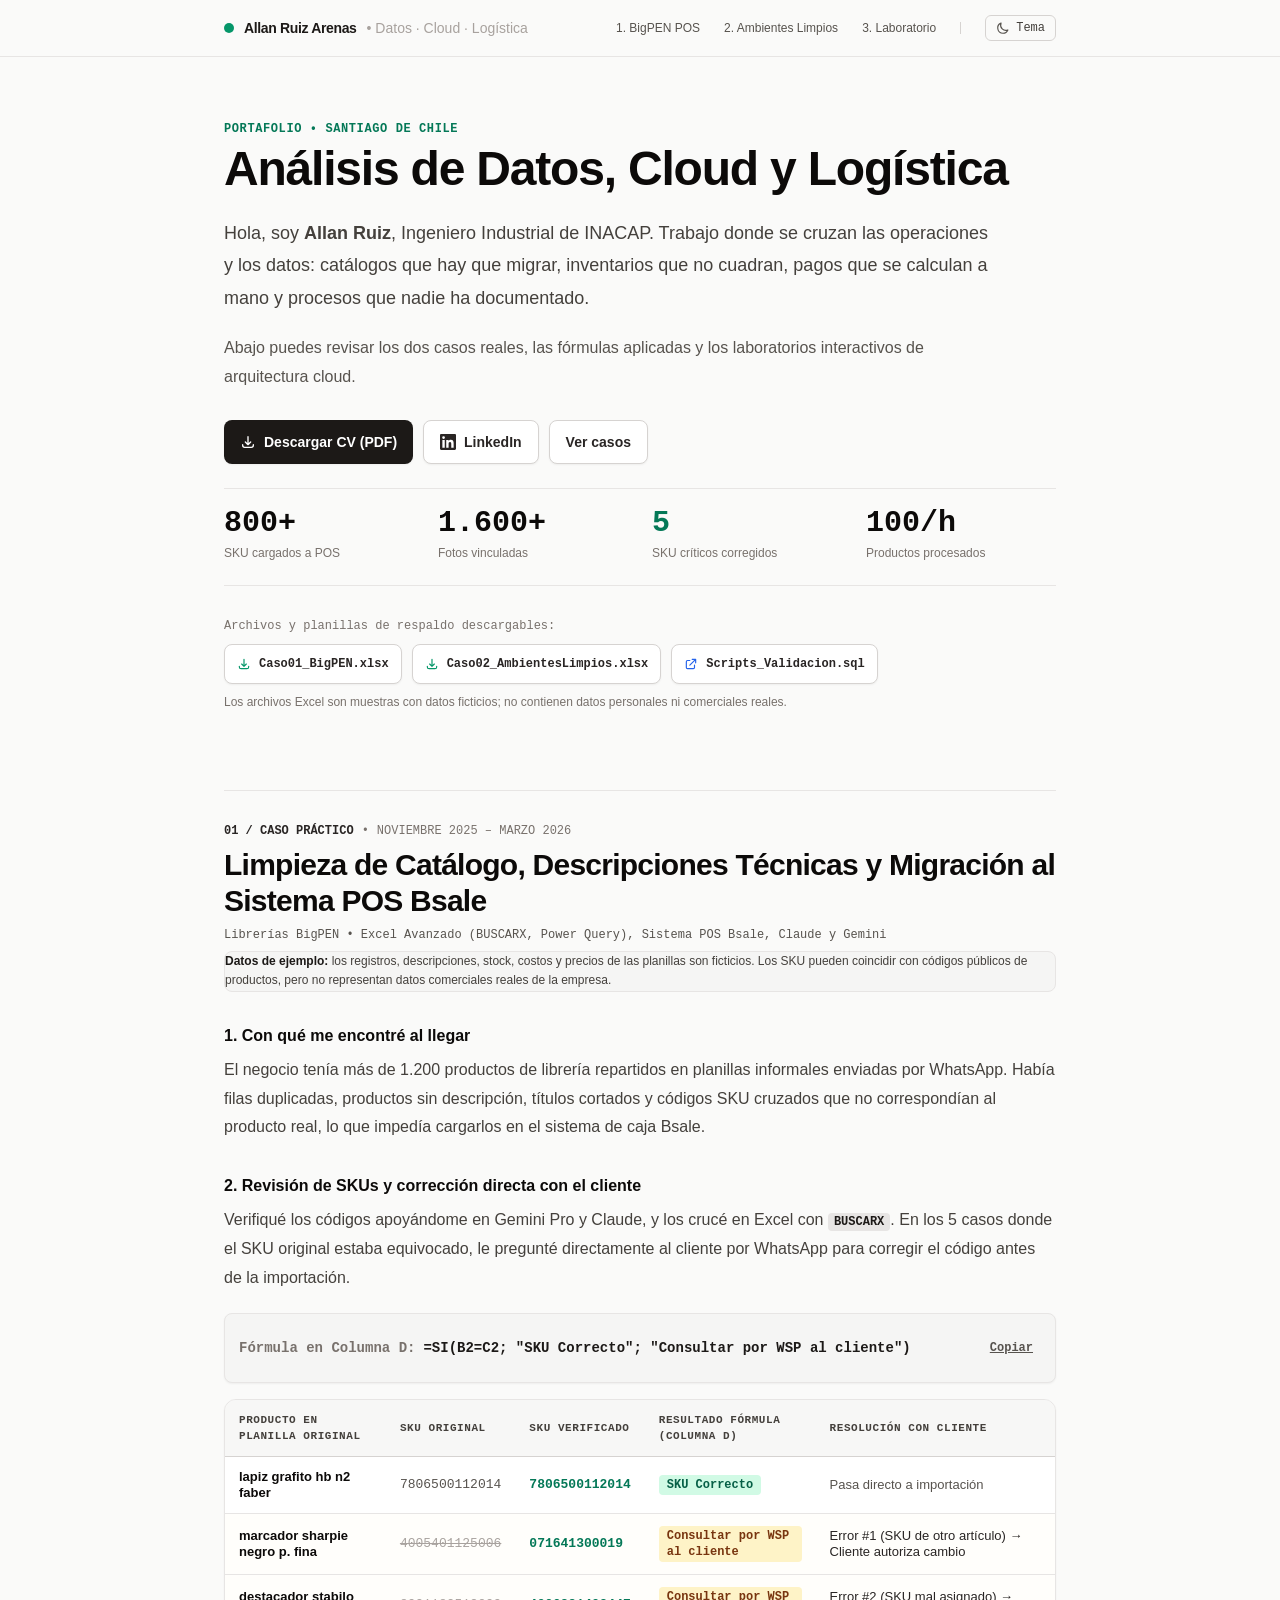
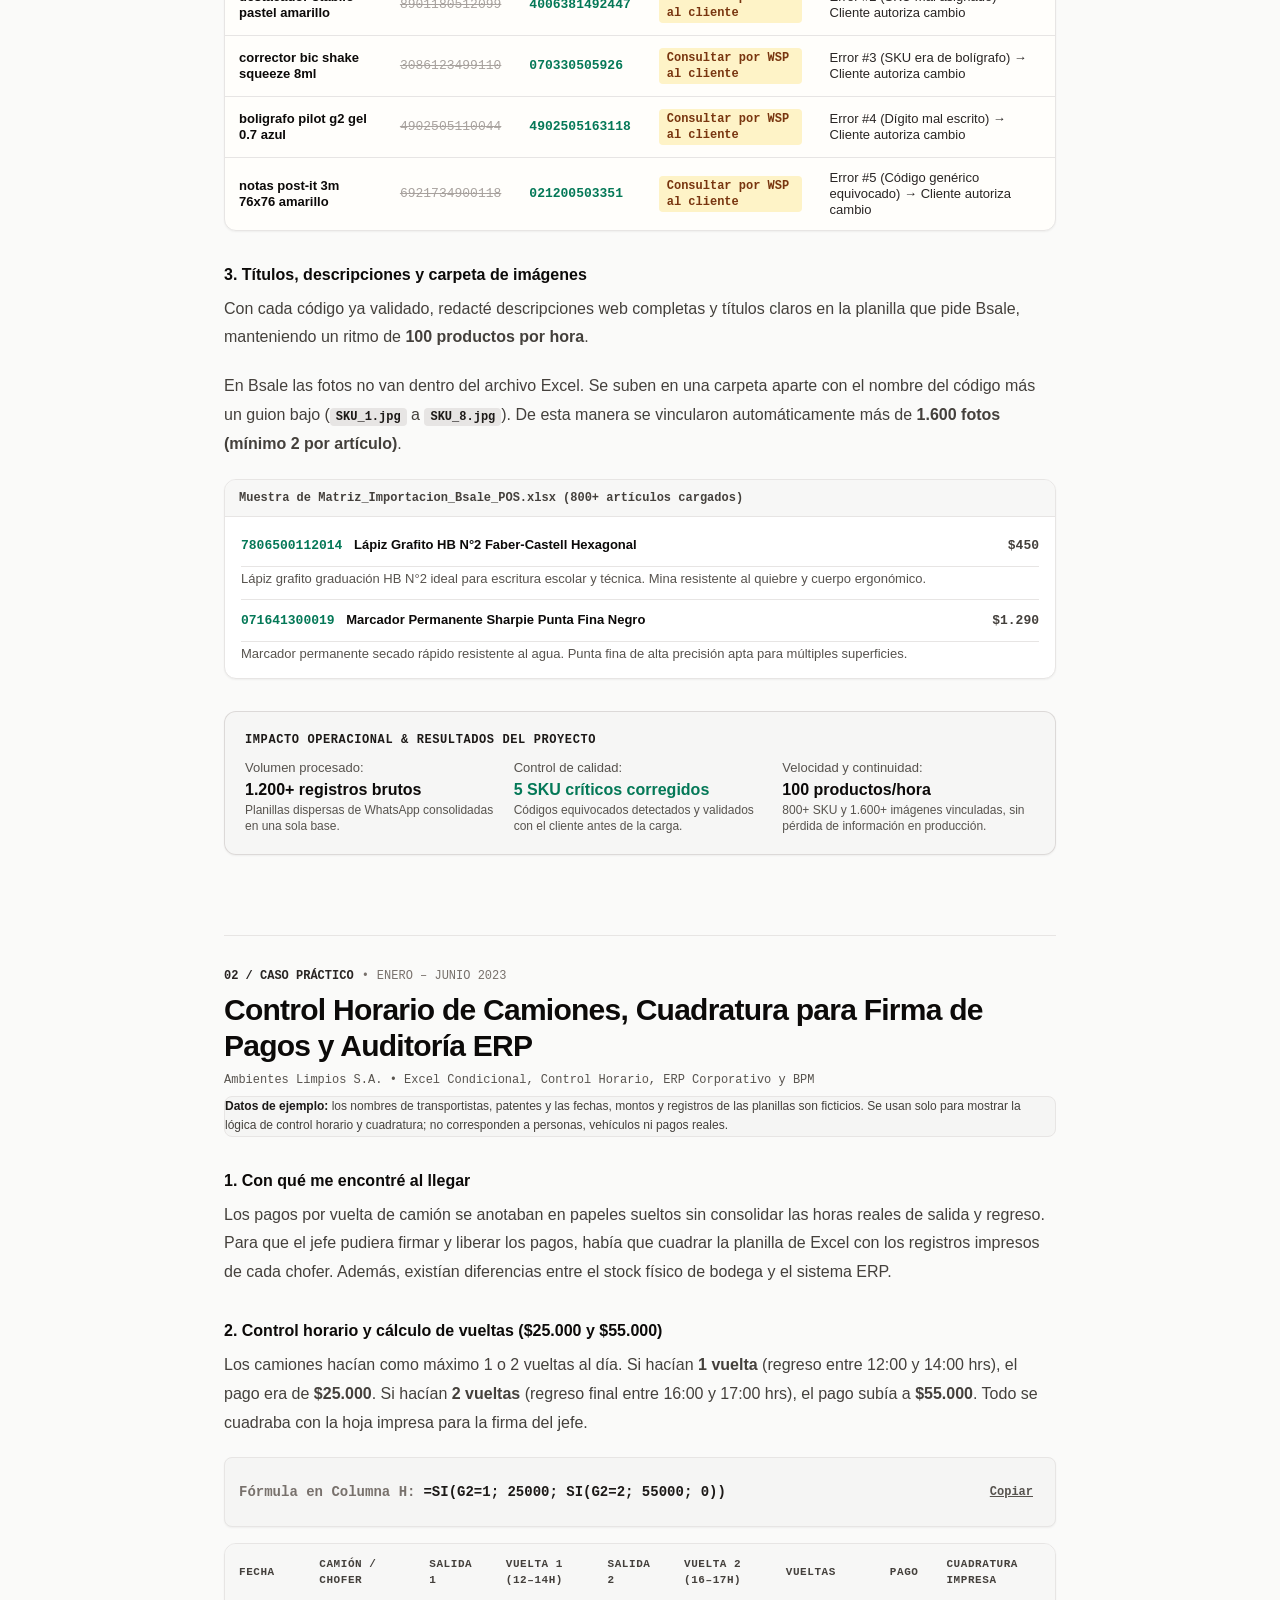
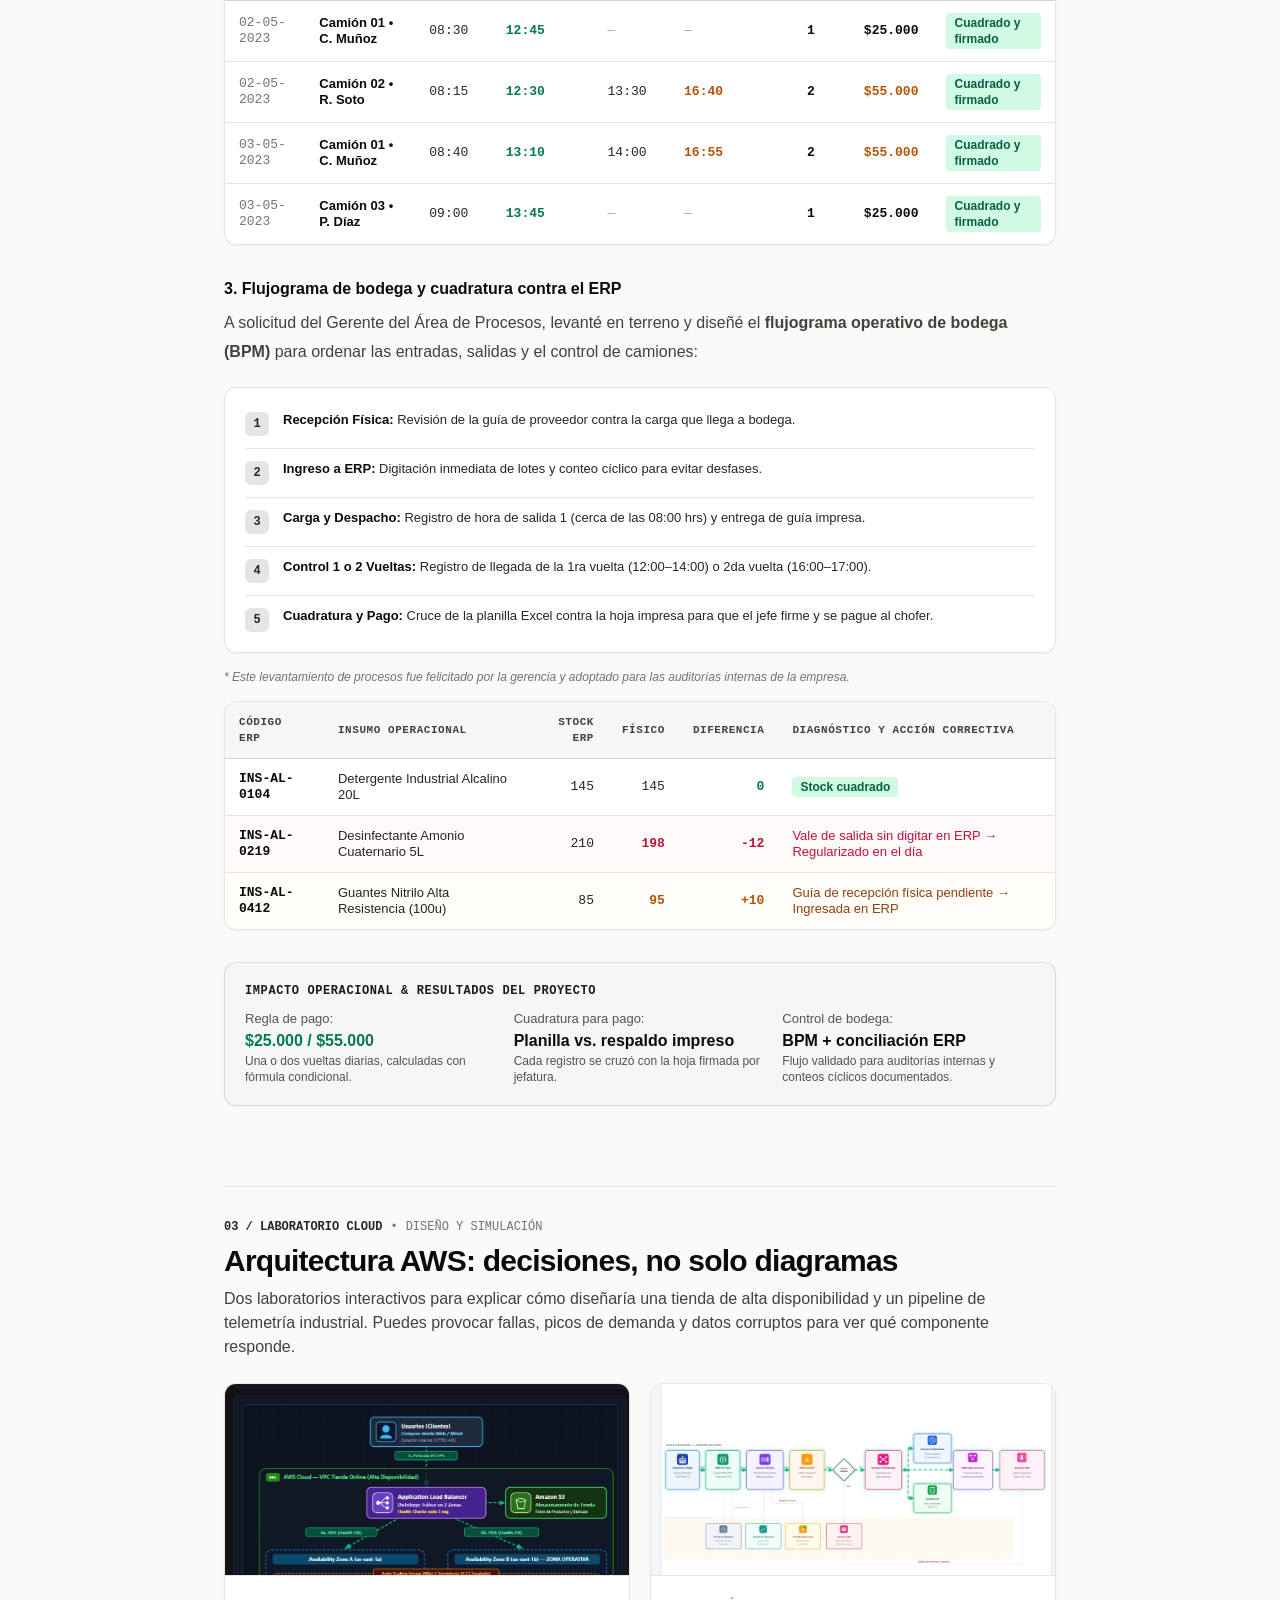
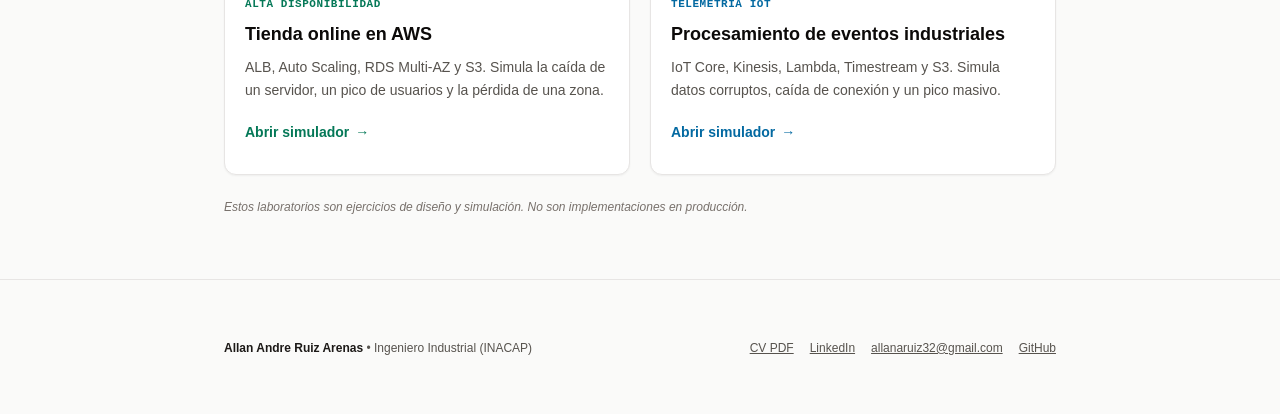
<file: index.html>
<!DOCTYPE html>
<html lang="es" class="scroll-smooth">
<head>
  <meta charset="UTF-8" />
  <meta name="viewport" content="width=device-width, initial-scale=1.0" />
  <meta http-equiv="Content-Security-Policy" content="default-src 'self'; script-src 'self' 'unsafe-inline'; style-src 'self' 'unsafe-inline' https://fonts.googleapis.com; font-src 'self' https://fonts.gstatic.com; img-src 'self' data:; connect-src 'self' https://fonts.googleapis.com https://fonts.gstatic.com; object-src 'none'; base-uri 'none'; form-action 'none'; frame-src 'none'; worker-src 'none'" />
  <meta name="referrer" content="strict-origin-when-cross-origin" />
  <title>Allan Ruiz Arenas | Ingeniero Industrial • Datos, Operaciones y Cloud</title>
  <meta name="description" content="Casos reales de migración de datos, control de inventario y procesos, más laboratorios interactivos de arquitectura AWS por Allan Ruiz Arenas." />

  <!-- Tipografía Editorial y Técnica: Plus Jakarta Sans & JetBrains Mono -->
  <link rel="preconnect" href="https://fonts.googleapis.com">
  <link rel="preconnect" href="https://fonts.gstatic.com" crossorigin>
  <link href="https://fonts.googleapis.com/css2?family=JetBrains+Mono:wght@400;500;600;700&family=Plus+Jakarta+Sans:wght@400;500;600;700;800&display=swap" rel="stylesheet">

  <!-- CSS de Tailwind compilado localmente: sin CDN ni warning de producción -->
  <link rel="stylesheet" href="./assets/tailwind.css" />

  <style>
    .tabular-nums {
      font-variant-numeric: tabular-nums;
    }
    
    .prose-custom p {
      margin-bottom: 1.25rem;
      line-height: 1.8;
    }
    
    /* Scrollbar minimalista */
    ::-webkit-scrollbar { width: 6px; height: 6px; }
    ::-webkit-scrollbar-thumb { background: rgba(150, 150, 150, 0.35); border-radius: 3px; }
    .dark ::-webkit-scrollbar-thumb { background: rgba(160, 160, 175, 0.3); }
  </style>

  <script>
    if (localStorage.theme === 'dark' || (!('theme' in localStorage) && window.matchMedia('(prefers-color-scheme: dark)').matches)) {
      document.documentElement.classList.add('dark');
    } else {
      document.documentElement.classList.remove('dark');
    }
  </script>
</head>

<body class="bg-[#fafaf9] text-stone-800 dark:bg-[#0e0f12] dark:text-zinc-200 font-sans antialiased selection:bg-stone-300 dark:selection:bg-zinc-800 transition-colors duration-200 min-h-screen">

  <!-- =================================================================== -->
  <!-- BARRA SUPERIOR SOBRIA Y LIMPIA                                     -->
  <!-- =================================================================== -->
  <header class="sticky top-0 z-30 bg-[#fafaf9]/95 dark:bg-[#0e0f12]/95 backdrop-blur-md border-b border-stone-200 dark:border-zinc-800 transition-colors duration-200">
    <div class="max-w-4xl mx-auto px-5 sm:px-8 h-14 flex items-center justify-between text-xs sm:text-sm">
      
      <div class="flex items-center gap-2.5">
        <span class="w-2.5 h-2.5 rounded-full bg-emerald-600 dark:bg-emerald-400"></span>
        <span class="font-bold text-stone-900 dark:text-white tracking-tight">Allan Ruiz Arenas</span>
        <span class="text-stone-400 dark:text-zinc-400 hidden sm:inline">• Datos · Cloud · Logística</span>
      </div>

      <div class="flex items-center gap-4 sm:gap-6">
        <a href="#caso-bigpen" class="text-stone-600 dark:text-zinc-300 hover:text-stone-900 dark:hover:text-white transition font-medium hidden md:inline text-xs">
          1. BigPEN POS
        </a>
        <a href="#caso-ambientes" class="text-stone-600 dark:text-zinc-300 hover:text-stone-900 dark:hover:text-white transition font-medium hidden md:inline text-xs">
          2. Ambientes Limpios
        </a>
        <a href="#laboratorio" class="text-stone-600 dark:text-zinc-300 hover:text-stone-900 dark:hover:text-white transition font-medium hidden md:inline text-xs">
          3. Laboratorio
        </a>

        <div class="h-3 w-px bg-stone-300 dark:bg-zinc-700 hidden md:block"></div>

        <!-- Botón de cambio de tema -->
        <button id="theme-toggle" type="button" aria-label="Cambiar tema" class="inline-flex items-center justify-center gap-1.5 min-h-11 min-w-11 px-2 py-2 sm:min-h-0 sm:min-w-0 sm:px-2.5 sm:py-1 rounded-md border border-stone-300 dark:border-zinc-700 hover:bg-stone-200/60 dark:hover:bg-zinc-800 text-stone-700 dark:text-zinc-200 transition text-xs font-mono shrink-0">
          <svg id="theme-icon-sun" class="w-3.5 h-3.5 hidden dark:inline text-amber-400" fill="none" viewBox="0 0 24 24" stroke="currentColor" stroke-width="2">
            <path stroke-linecap="round" stroke-linejoin="round" d="M12 3v1m0 16v1m9-9h-1M4 12H3m15.364 6.364l-.707-.707M6.343 6.343l-.707-.707m12.728 0l-.707.707M6.343 17.657l-.707.707M16 12a4 4 0 11-8 0 4 4 0 018 0z" />
          </svg>
          <svg id="theme-icon-moon" class="w-3.5 h-3.5 dark:hidden text-stone-600" fill="none" viewBox="0 0 24 24" stroke="currentColor" stroke-width="2">
            <path stroke-linecap="round" stroke-linejoin="round" d="M20.354 15.354A9 9 0 018.646 3.646 9.003 9.003 0 0012 21a9.003 9.003 0 008.354-5.646z" />
          </svg>
          <span id="theme-label" class="hidden sm:inline">Tema</span>
        </button>
      </div>
    </div>
  </header>

  <!-- =================================================================== -->
  <!-- CONTENIDO PRINCIPAL: FORMATO EDITORIAL Y AMIGABLE                   -->
  <!-- =================================================================== -->
  <main class="max-w-4xl mx-auto px-5 sm:px-8 py-12 md:py-16 space-y-20">

    <!-- INTRODUCCIÓN EDITORIAL / HERO -->
    <section class="space-y-6">
      
      <div class="space-y-2">
        <p class="text-xs font-mono font-bold uppercase tracking-wider text-emerald-700 dark:text-emerald-400">
          Portafolio • Santiago de Chile
        </p>
        <h1 class="text-3xl sm:text-4xl lg:text-5xl font-extrabold tracking-tight text-stone-950 dark:text-white leading-[1.15]">
          Análisis de Datos, Cloud y Logística
        </h1>
      </div>

      <div class="prose-custom text-base sm:text-lg text-stone-700 dark:text-zinc-200 leading-relaxed max-w-3xl">
        <p>
          Hola, soy <strong>Allan Ruiz</strong>, Ingeniero Industrial de INACAP. Trabajo donde se cruzan las operaciones y los datos: catálogos que hay que migrar, inventarios que no cuadran, pagos que se calculan a mano y procesos que nadie ha documentado.
        </p>
        <p class="text-sm sm:text-base text-stone-600 dark:text-zinc-300">
          Abajo puedes revisar los dos casos reales, las fórmulas aplicadas y los laboratorios interactivos de arquitectura cloud.
        </p>
      </div>

      <!-- Acciones principales -->
      <div class="flex flex-wrap items-center gap-2.5 pt-1">
        <a href="./assets/CV_Allan_Ruiz.pdf?v=2026-10-22" download class="inline-flex items-center justify-center gap-2 min-h-11 px-4 py-2.5 rounded-lg bg-stone-900 text-white dark:bg-white dark:text-stone-900 text-xs sm:text-sm font-bold hover:bg-emerald-700 dark:hover:bg-emerald-400 transition shadow-sm">
          <svg class="w-4 h-4" fill="none" viewBox="0 0 24 24" stroke="currentColor">
            <path stroke-linecap="round" stroke-linejoin="round" stroke-width="2" d="M4 16v1a3 3 0 003 3h10a3 3 0 003-3v-1m-4-4l-4 4m0 0l-4-4m4 4V4" />
          </svg>
          Descargar CV (PDF)
        </a>
        <a href="https://www.linkedin.com/in/allan-ruiz-ing/" target="_blank" rel="noopener noreferrer" class="inline-flex items-center justify-center gap-2 min-h-11 px-4 py-2.5 rounded-lg border border-stone-300 dark:border-zinc-700 bg-white dark:bg-zinc-800/80 text-stone-800 dark:text-zinc-200 text-xs sm:text-sm font-bold hover:border-emerald-600 dark:hover:border-emerald-500 hover:text-emerald-700 dark:hover:text-emerald-400 transition shadow-sm">
          <svg class="w-4 h-4" fill="currentColor" viewBox="0 0 24 24" aria-hidden="true">
            <path d="M20.447 20.452h-3.554v-5.569c0-1.328-.027-3.037-1.852-3.037-1.853 0-2.136 1.445-2.136 2.939v5.667H9.351V9h3.414v1.561h.046c.477-.9 1.637-1.85 3.37-1.85 3.601 0 4.267 2.37 4.267 5.455v6.286zM5.337 7.433a2.062 2.062 0 01-2.063-2.065 2.064 2.064 0 112.063 2.065zm1.782 13.019H3.555V9h3.564v11.452zM22.225 0H1.771C.792 0 0 .774 0 1.729v20.542C0 23.227.792 24 1.771 24h20.451C23.2 24 24 23.227 24 22.271V1.729C24 .774 23.2 0 22.225 0z"/>
          </svg>
          LinkedIn
        </a>
        <a href="#caso-bigpen" class="inline-flex items-center justify-center gap-2 min-h-11 px-4 py-2.5 rounded-lg border border-stone-300 dark:border-zinc-700 bg-white dark:bg-zinc-800/80 text-stone-800 dark:text-zinc-200 text-xs sm:text-sm font-bold hover:border-emerald-600 dark:hover:border-emerald-500 hover:text-emerald-700 dark:hover:text-emerald-400 transition shadow-sm">
          Ver casos
        </a>
      </div>

      <!-- Resumen sobrio de métricas con excelente contraste -->
      <div class="pt-4 border-y border-stone-200 dark:border-zinc-800 py-6 grid grid-cols-2 sm:grid-cols-4 gap-6 text-stone-900 dark:text-white">
        <div>
          <div class="text-2xl sm:text-3xl font-extrabold font-mono tabular-nums text-stone-950 dark:text-white">800+</div>
          <div class="text-xs font-medium text-stone-500 dark:text-zinc-400 mt-1">SKU cargados a POS</div>
        </div>
        <div>
          <div class="text-2xl sm:text-3xl font-extrabold font-mono tabular-nums text-stone-950 dark:text-white">1.600+</div>
          <div class="text-xs font-medium text-stone-500 dark:text-zinc-400 mt-1">Fotos vinculadas</div>
        </div>
        <div>
          <div class="text-2xl sm:text-3xl font-extrabold font-mono tabular-nums text-emerald-700 dark:text-emerald-400">5</div>
          <div class="text-xs font-medium text-stone-500 dark:text-zinc-400 mt-1">SKU críticos corregidos</div>
        </div>
        <div>
          <div class="text-2xl sm:text-3xl font-extrabold font-mono tabular-nums text-stone-950 dark:text-white">100/h</div>
          <div class="text-xs font-medium text-stone-500 dark:text-zinc-400 mt-1">Productos procesados</div>
        </div>
      </div>

      <!-- PLANILLAS Y ARCHIVOS DESCARGABLES (DISTRIBUCIÓN LIMPIA EN BOTONES) -->
      <div class="pt-2 space-y-2.5">
        <span class="text-xs font-mono text-stone-500 dark:text-zinc-400 block font-medium">
          Archivos y planillas de respaldo descargables:
        </span>
        <div class="flex flex-wrap items-center gap-2.5">
          
          <a href="./01_bigpen_etl_bsale_pos/Caso01_BigPEN_Pipeline_ETL_Bsale_POS.xlsx" download class="inline-flex items-center gap-2 min-h-10 px-3 py-2 rounded-lg border border-stone-300 dark:border-zinc-700 bg-white dark:bg-zinc-800/80 text-stone-800 dark:text-zinc-200 text-xs font-mono font-semibold hover:border-emerald-600 dark:hover:border-emerald-500 hover:text-emerald-700 dark:hover:text-emerald-400 transition shadow-sm">
            <svg class="w-3.5 h-3.5 text-emerald-600 dark:text-emerald-400" fill="none" viewBox="0 0 24 24" stroke="currentColor">
              <path stroke-linecap="round" stroke-linejoin="round" stroke-width="2" d="M4 16v1a3 3 0 003 3h10a3 3 0 003-3v-1m-4-4l-4 4m0 0l-4-4m4 4V4" />
            </svg>
            <span>Caso01_BigPEN.xlsx</span>
          </a>

          <a href="./02_ambientes_limpios_procesos_erp/Caso02_AmbientesLimpios_Procesos_y_ERP.xlsx" download class="inline-flex items-center gap-2 min-h-10 px-3 py-2 rounded-lg border border-stone-300 dark:border-zinc-700 bg-white dark:bg-zinc-800/80 text-stone-800 dark:text-zinc-200 text-xs font-mono font-semibold hover:border-emerald-600 dark:hover:border-emerald-500 hover:text-emerald-700 dark:hover:text-emerald-400 transition shadow-sm">
            <svg class="w-3.5 h-3.5 text-emerald-600 dark:text-emerald-400" fill="none" viewBox="0 0 24 24" stroke="currentColor">
              <path stroke-linecap="round" stroke-linejoin="round" stroke-width="2" d="M4 16v1a3 3 0 003 3h10a3 3 0 003-3v-1m-4-4l-4 4m0 0l-4-4m4 4V4" />
            </svg>
            <span>Caso02_AmbientesLimpios.xlsx</span>
          </a>

          <a href="./01_bigpen_etl_bsale_pos/validacion_y_kpis_bigpen.sql" target="_blank" rel="noopener noreferrer" class="inline-flex items-center gap-2 min-h-10 px-3 py-2 rounded-lg border border-stone-300 dark:border-zinc-700 bg-white dark:bg-zinc-800/80 text-stone-800 dark:text-zinc-200 text-xs font-mono font-semibold hover:border-blue-600 dark:hover:border-blue-500 hover:text-blue-700 dark:hover:text-blue-400 transition shadow-sm">
            <svg class="w-3.5 h-3.5 text-blue-600 dark:text-blue-400" fill="none" viewBox="0 0 24 24" stroke="currentColor">
              <path stroke-linecap="round" stroke-linejoin="round" stroke-width="2" d="M10 6H6a2 2 0 00-2 2v10a2 2 0 002 2h10a2 2 0 002-2v-4M14 4h6m0 0v6m0-6L10 14" />
            </svg>
            <span>Scripts_Validacion.sql</span>
          </a>

        </div>
        <p class="text-xs text-stone-500 dark:text-zinc-400">
          Los archivos Excel son muestras con datos ficticios; no contienen datos personales ni comerciales reales.
        </p>
      </div>

    </section>




    <!-- =================================================================== -->
    <!-- CASO 1: LIBRERÍAS BIGPEN                                            -->
    <!-- =================================================================== -->
    <article id="caso-bigpen" class="scroll-mt-16 pt-8 border-t border-stone-200 dark:border-zinc-800 space-y-8">
      
      <!-- Encabezado del Caso -->
      <div class="space-y-2">
        <div class="flex items-center gap-2 text-xs font-mono text-stone-500 dark:text-zinc-400">
          <span class="font-bold text-stone-800 dark:text-zinc-200">01 / CASO PRÁCTICO</span>
          <span>•</span>
          <span>NOVIEMBRE 2025 – MARZO 2026</span>
        </div>
        <h2 class="text-2xl sm:text-3xl font-extrabold tracking-tight text-stone-950 dark:text-white">
          Limpieza de Catálogo, Descripciones Técnicas y Migración al Sistema POS Bsale
        </h2>
        <p class="text-xs font-mono text-stone-600 dark:text-zinc-400">
          Librerías BigPEN • Excel Avanzado (BUSCARX, Power Query), Sistema POS Bsale, Claude y Gemini
        </p>
        <p class="text-xs leading-relaxed text-stone-700 dark:text-zinc-300 bg-stone-100 dark:bg-zinc-900 border border-stone-200 dark:border-zinc-700 rounded-lg p-3">
          <strong class="font-bold text-stone-900 dark:text-white">Datos de ejemplo:</strong> los registros, descripciones, stock, costos y precios de las planillas son ficticios. Los SKU pueden coincidir con códigos públicos de productos, pero no representan datos comerciales reales de la empresa.
        </p>
      </div>

      <!-- El Problema -->
      <div class="prose-custom text-sm sm:text-base text-stone-700 dark:text-zinc-200">
        <h3 class="text-base font-bold text-stone-950 dark:text-white mb-2">1. Con qué me encontré al llegar</h3>
        <p>
          El negocio tenía más de 1.200 productos de librería repartidos en planillas informales enviadas por WhatsApp. Había filas duplicadas, productos sin descripción, títulos cortados y códigos SKU cruzados que no correspondían al producto real, lo que impedía cargarlos en el sistema de caja Bsale.
        </p>
      </div>

      <!-- Paso 1: Validación y Discrepancias -->
      <div class="space-y-4">
        <div class="prose-custom text-sm sm:text-base text-stone-700 dark:text-zinc-200">
          <h3 class="text-base font-bold text-stone-950 dark:text-white mb-2">2. Revisión de SKUs y corrección directa con el cliente</h3>
          <p>
            Verifiqué los códigos apoyándome en Gemini Pro y Claude, y los crucé en Excel con <code class="text-xs font-mono px-1.5 py-0.5 bg-stone-200 dark:bg-zinc-800 rounded font-bold text-stone-900 dark:text-zinc-100">BUSCARX</code>. En los 5 casos donde el SKU original estaba equivocado, le pregunté directamente al cliente por WhatsApp para corregir el código antes de la importación.
          </p>
        </div>

        <!-- Fórmula en formato bloque de código técnico de alto contraste -->
        <div class="bg-stone-100 dark:bg-zinc-900 rounded-lg p-3.5 font-mono text-xs sm:text-sm flex flex-wrap items-center justify-between gap-2 border border-stone-200 dark:border-zinc-700/80 shadow-sm">
          <div class="flex items-center gap-2">
            <span class="text-stone-500 dark:text-zinc-400 font-bold">Fórmula en Columna D:</span>
            <span class="text-stone-900 dark:text-emerald-400 font-semibold">=SI(B2=C2; "SKU Correcto"; "Consultar por WSP al cliente")</span>
          </div>
          <button onclick="copyToClipboard('=SI(B2=C2; &quot;SKU Correcto&quot;; &quot;Consultar por WSP al cliente&quot;)', this)" class="inline-flex items-center justify-center min-h-10 px-2 py-1.5 rounded-md text-xs text-stone-600 dark:text-zinc-300 hover:text-stone-900 dark:hover:text-white underline font-semibold">
            Copiar
          </button>
        </div>

        <!-- Tabla Editorial Nítida: Casos Reales Corregidos -->
        <div class="border border-stone-200 dark:border-zinc-700 rounded-xl overflow-hidden shadow-sm bg-white dark:bg-zinc-900/40">
          <p class="sm:hidden px-3.5 pt-2.5 text-[11px] text-stone-500 dark:text-zinc-400">Desliza para ver toda la tabla &rarr;</p>
          <div class="overflow-x-auto">
            <table class="w-full text-left text-xs sm:text-[13px] border-collapse">
              <thead>
                <tr class="bg-stone-100/80 dark:bg-zinc-800/90 border-b border-stone-300 dark:border-zinc-700 font-mono text-stone-700 dark:text-zinc-200 uppercase tracking-wider text-[12px] sm:text-[11px]">
                  <th class="py-3 px-3.5 font-bold">Producto en Planilla Original</th>
                  <th class="py-3 px-3.5 font-bold">SKU Original</th>
                  <th class="py-3 px-3.5 font-bold">SKU Verificado</th>
                  <th class="py-3 px-3.5 font-bold">Resultado Fórmula (Columna D)</th>
                  <th class="py-3 px-3.5 font-bold">Resolución con Cliente</th>
                </tr>
              </thead>
              <tbody class="divide-y divide-stone-200 dark:divide-zinc-700/70 text-stone-800 dark:text-zinc-200 font-medium">
                <tr class="hover:bg-stone-50 dark:hover:bg-zinc-800/40 transition-colors">
                  <td class="py-3 px-3.5 font-semibold text-stone-950 dark:text-white">lapiz grafito hb n2 faber</td>
                  <td class="py-3 px-3.5 font-mono text-stone-600 dark:text-zinc-400">7806500112014</td>
                  <td class="py-3 px-3.5 font-mono font-bold text-emerald-700 dark:text-emerald-400">7806500112014</td>
                  <td class="py-3 px-3.5">
                    <span class="inline-flex items-center px-2 py-0.5 rounded text-xs font-semibold bg-emerald-100 text-emerald-800 dark:bg-emerald-950/80 dark:text-emerald-300 dark:border dark:border-emerald-800/60 font-mono">
                      SKU Correcto
                    </span>
                  </td>
                  <td class="py-3 px-3.5 text-stone-600 dark:text-zinc-300">Pasa directo a importación</td>
                </tr>
                <tr class="bg-amber-50/20 dark:bg-amber-950/10 hover:bg-amber-50/50 dark:hover:bg-amber-950/25 transition-colors">
                  <td class="py-3 px-3.5 font-semibold text-stone-950 dark:text-white">marcador sharpie negro p. fina</td>
                  <td class="py-3 px-3.5 font-mono line-through text-stone-400 dark:text-zinc-500">4005401125006</td>
                  <td class="py-3 px-3.5 font-mono font-bold text-emerald-700 dark:text-emerald-400">071641300019</td>
                  <td class="py-3 px-3.5">
                    <span class="inline-flex items-center px-2 py-0.5 rounded text-xs font-semibold bg-amber-100 text-amber-900 dark:bg-amber-950/80 dark:text-amber-300 dark:border dark:border-amber-800/60 font-mono">
                      Consultar por WSP al cliente
                    </span>
                  </td>
                  <td class="py-3 px-3.5 text-stone-800 dark:text-zinc-200">Error #1 (SKU de otro artículo) → Cliente autoriza cambio</td>
                </tr>
                <tr class="bg-amber-50/20 dark:bg-amber-950/10 hover:bg-amber-50/50 dark:hover:bg-amber-950/25 transition-colors">
                  <td class="py-3 px-3.5 font-semibold text-stone-950 dark:text-white">destacador stabilo pastel amarillo</td>
                  <td class="py-3 px-3.5 font-mono line-through text-stone-400 dark:text-zinc-500">8901180512099</td>
                  <td class="py-3 px-3.5 font-mono font-bold text-emerald-700 dark:text-emerald-400">4006381492447</td>
                  <td class="py-3 px-3.5">
                    <span class="inline-flex items-center px-2 py-0.5 rounded text-xs font-semibold bg-amber-100 text-amber-900 dark:bg-amber-950/80 dark:text-amber-300 dark:border dark:border-amber-800/60 font-mono">
                      Consultar por WSP al cliente
                    </span>
                  </td>
                  <td class="py-3 px-3.5 text-stone-800 dark:text-zinc-200">Error #2 (SKU mal asignado) → Cliente autoriza cambio</td>
                </tr>
                <tr class="bg-amber-50/20 dark:bg-amber-950/10 hover:bg-amber-50/50 dark:hover:bg-amber-950/25 transition-colors">
                  <td class="py-3 px-3.5 font-semibold text-stone-950 dark:text-white">corrector bic shake squeeze 8ml</td>
                  <td class="py-3 px-3.5 font-mono line-through text-stone-400 dark:text-zinc-500">3086123499110</td>
                  <td class="py-3 px-3.5 font-mono font-bold text-emerald-700 dark:text-emerald-400">070330505926</td>
                  <td class="py-3 px-3.5">
                    <span class="inline-flex items-center px-2 py-0.5 rounded text-xs font-semibold bg-amber-100 text-amber-900 dark:bg-amber-950/80 dark:text-amber-300 dark:border dark:border-amber-800/60 font-mono">
                      Consultar por WSP al cliente
                    </span>
                  </td>
                  <td class="py-3 px-3.5 text-stone-800 dark:text-zinc-200">Error #3 (SKU era de bolígrafo) → Cliente autoriza cambio</td>
                </tr>
                <tr class="bg-amber-50/20 dark:bg-amber-950/10 hover:bg-amber-50/50 dark:hover:bg-amber-950/25 transition-colors">
                  <td class="py-3 px-3.5 font-semibold text-stone-950 dark:text-white">boligrafo pilot g2 gel 0.7 azul</td>
                  <td class="py-3 px-3.5 font-mono line-through text-stone-400 dark:text-zinc-500">4902505110044</td>
                  <td class="py-3 px-3.5 font-mono font-bold text-emerald-700 dark:text-emerald-400">4902505163118</td>
                  <td class="py-3 px-3.5">
                    <span class="inline-flex items-center px-2 py-0.5 rounded text-xs font-semibold bg-amber-100 text-amber-900 dark:bg-amber-950/80 dark:text-amber-300 dark:border dark:border-amber-800/60 font-mono">
                      Consultar por WSP al cliente
                    </span>
                  </td>
                  <td class="py-3 px-3.5 text-stone-800 dark:text-zinc-200">Error #4 (Dígito mal escrito) → Cliente autoriza cambio</td>
                </tr>
                <tr class="bg-amber-50/20 dark:bg-amber-950/10 hover:bg-amber-50/50 dark:hover:bg-amber-950/25 transition-colors">
                  <td class="py-3 px-3.5 font-semibold text-stone-950 dark:text-white">notas post-it 3m 76x76 amarillo</td>
                  <td class="py-3 px-3.5 font-mono line-through text-stone-400 dark:text-zinc-500">6921734900118</td>
                  <td class="py-3 px-3.5 font-mono font-bold text-emerald-700 dark:text-emerald-400">021200503351</td>
                  <td class="py-3 px-3.5">
                    <span class="inline-flex items-center px-2 py-0.5 rounded text-xs font-semibold bg-amber-100 text-amber-900 dark:bg-amber-950/80 dark:text-amber-300 dark:border dark:border-amber-800/60 font-mono">
                      Consultar por WSP al cliente
                    </span>
                  </td>
                  <td class="py-3 px-3.5 text-stone-800 dark:text-zinc-200">Error #5 (Código genérico equivocado) → Cliente autoriza cambio</td>
                </tr>
              </tbody>
            </table>
          </div>
        </div>
      </div>

      <!-- Paso 2: Matriz Bsale e Imágenes -->
      <div class="space-y-4">
        <div class="prose-custom text-sm sm:text-base text-stone-700 dark:text-zinc-200">
          <h3 class="text-base font-bold text-stone-950 dark:text-white mb-2">3. Títulos, descripciones y carpeta de imágenes</h3>
          <p>
            Con cada código ya validado, redacté descripciones web completas y títulos claros en la planilla que pide Bsale, manteniendo un ritmo de <strong>100 productos por hora</strong>.
          </p>
          <p>
            En Bsale las fotos no van dentro del archivo Excel. Se suben en una carpeta aparte con el nombre del código más un guion bajo (<code class="text-xs font-mono px-1.5 py-0.5 bg-stone-200 dark:bg-zinc-800 rounded font-bold text-stone-900 dark:text-zinc-100">SKU_1.jpg</code> a <code class="text-xs font-mono px-1.5 py-0.5 bg-stone-200 dark:bg-zinc-800 rounded font-bold text-stone-900 dark:text-zinc-100">SKU_8.jpg</code>). De esta manera se vincularon automáticamente más de <strong>1.600 fotos (mínimo 2 por artículo)</strong>.
          </p>
        </div>

        <!-- Muestra de matriz oficial con bordes nítidos -->
        <div class="border border-stone-200 dark:border-zinc-700 rounded-xl overflow-hidden text-xs sm:text-[13px] bg-white dark:bg-zinc-900/40 shadow-sm">
          <div class="bg-stone-100/80 dark:bg-zinc-800/90 px-3.5 py-2.5 font-mono text-xs font-bold text-stone-700 dark:text-zinc-200 border-b border-stone-200 dark:border-zinc-700">
            Muestra de Matriz_Importacion_Bsale_POS.xlsx (800+ artículos cargados)
          </div>
          <div class="divide-y divide-stone-200 dark:divide-zinc-700/70 p-4 space-y-3">
            <div class="flex flex-col sm:flex-row sm:items-baseline justify-between gap-1 pt-1">
              <div>
                <span class="font-mono font-bold text-emerald-700 dark:text-emerald-400 mr-2">7806500112014</span>
                <span class="font-bold text-stone-950 dark:text-white">Lápiz Grafito HB N°2 Faber-Castell Hexagonal</span>
              </div>
              <span class="font-mono font-bold text-stone-700 dark:text-zinc-300 tabular-nums">$450</span>
            </div>
            <p class="text-stone-600 dark:text-zinc-300 text-xs sm:text-[13px] pt-1">
              Lápiz grafito graduación HB N°2 ideal para escritura escolar y técnica. Mina resistente al quiebre y cuerpo ergonómico.
            </p>

            <div class="flex flex-col sm:flex-row sm:items-baseline justify-between gap-1 pt-3">
              <div>
                <span class="font-mono font-bold text-emerald-700 dark:text-emerald-400 mr-2">071641300019</span>
                <span class="font-bold text-stone-950 dark:text-white">Marcador Permanente Sharpie Punta Fina Negro</span>
              </div>
              <span class="font-mono font-bold text-stone-700 dark:text-zinc-300 tabular-nums">$1.290</span>
            </div>
            <p class="text-stone-600 dark:text-zinc-300 text-xs sm:text-[13px] pt-1">
              Marcador permanente secado rápido resistente al agua. Punta fina de alta precisión apta para múltiples superficies.
            </p>
          </div>
        </div>
      </div>

      <!-- Resultados / Métricas del Caso 1 -->
      <div class="bg-stone-100/90 dark:bg-zinc-900/80 rounded-xl p-5 border border-stone-300/80 dark:border-zinc-700 shadow-sm space-y-3">
        <h4 class="text-xs font-mono uppercase tracking-wider font-bold text-stone-900 dark:text-white">
          Impacto Operacional &amp; Resultados del Proyecto
        </h4>
        <div class="grid grid-cols-1 sm:grid-cols-3 gap-4 text-xs sm:text-[13px]">
          <div>
            <span class="text-stone-600 dark:text-zinc-400 block font-medium">Volumen procesado:</span>
            <strong class="text-sm sm:text-base font-bold text-stone-950 dark:text-white block mt-0.5">1.200+ registros brutos</strong>
            <span class="text-stone-600 dark:text-zinc-300 text-xs">Planillas dispersas de WhatsApp consolidadas en una sola base.</span>
          </div>
          <div>
            <span class="text-stone-600 dark:text-zinc-400 block font-medium">Control de calidad:</span>
            <strong class="text-sm sm:text-base font-bold text-emerald-700 dark:text-emerald-400 block mt-0.5">5 SKU críticos corregidos</strong>
            <span class="text-stone-600 dark:text-zinc-300 text-xs">Códigos equivocados detectados y validados con el cliente antes de la carga.</span>
          </div>
          <div>
            <span class="text-stone-600 dark:text-zinc-400 block font-medium">Velocidad y continuidad:</span>
            <strong class="text-sm sm:text-base font-bold text-stone-950 dark:text-white block mt-0.5">100 productos/hora</strong>
            <span class="text-stone-600 dark:text-zinc-300 text-xs">800+ SKU y 1.600+ imágenes vinculadas, sin pérdida de información en producción.</span>
          </div>
        </div>
      </div>

    </article>




    <!-- =================================================================== -->
    <!-- CASO 2: AMBIENTES LIMPIOS S.A.                                      -->
    <!-- =================================================================== -->
    <article id="caso-ambientes" class="scroll-mt-16 pt-8 border-t border-stone-200 dark:border-zinc-800 space-y-8">
      
      <!-- Encabezado del Caso -->
      <div class="space-y-2">
        <div class="flex items-center gap-2 text-xs font-mono text-stone-500 dark:text-zinc-400">
          <span class="font-bold text-stone-800 dark:text-zinc-200">02 / CASO PRÁCTICO</span>
          <span>•</span>
          <span>ENERO – JUNIO 2023</span>
        </div>
        <h2 class="text-2xl sm:text-3xl font-extrabold tracking-tight text-stone-950 dark:text-white">
          Control Horario de Camiones, Cuadratura para Firma de Pagos y Auditoría ERP
        </h2>
        <p class="text-xs font-mono text-stone-600 dark:text-zinc-400">
          Ambientes Limpios S.A. • Excel Condicional, Control Horario, ERP Corporativo y BPM
        </p>
        <p class="text-xs leading-relaxed text-stone-700 dark:text-zinc-300 bg-stone-100 dark:bg-zinc-900 border border-stone-200 dark:border-zinc-700 rounded-lg p-3">
          <strong class="font-bold text-stone-900 dark:text-white">Datos de ejemplo:</strong> los nombres de transportistas, patentes y las fechas, montos y registros de las planillas son ficticios. Se usan solo para mostrar la lógica de control horario y cuadratura; no corresponden a personas, vehículos ni pagos reales.
        </p>
      </div>

      <!-- El Problema -->
      <div class="prose-custom text-sm sm:text-base text-stone-700 dark:text-zinc-200">
        <h3 class="text-base font-bold text-stone-950 dark:text-white mb-2">1. Con qué me encontré al llegar</h3>
        <p>
          Los pagos por vuelta de camión se anotaban en papeles sueltos sin consolidar las horas reales de salida y regreso. Para que el jefe pudiera firmar y liberar los pagos, había que cuadrar la planilla de Excel con los registros impresos de cada chofer. Además, existían diferencias entre el stock físico de bodega y el sistema ERP.
        </p>
      </div>

      <!-- Paso 1: Regla de Negocio y Cuadratura -->
      <div class="space-y-4">
        <div class="prose-custom text-sm sm:text-base text-stone-700 dark:text-zinc-200">
          <h3 class="text-base font-bold text-stone-950 dark:text-white mb-2">2. Control horario y cálculo de vueltas ($25.000 y $55.000)</h3>
          <p>
            Los camiones hacían como máximo 1 o 2 vueltas al día. Si hacían <strong>1 vuelta</strong> (regreso entre 12:00 y 14:00 hrs), el pago era de <strong>$25.000</strong>. Si hacían <strong>2 vueltas</strong> (regreso final entre 16:00 y 17:00 hrs), el pago subía a <strong>$55.000</strong>. Todo se cuadraba con la hoja impresa para la firma del jefe.
          </p>
        </div>

        <div class="bg-stone-100 dark:bg-zinc-900 rounded-lg p-3.5 font-mono text-xs sm:text-sm flex flex-wrap items-center justify-between gap-2 border border-stone-200 dark:border-zinc-700/80 shadow-sm">
          <div class="flex items-center gap-2">
            <span class="text-stone-500 dark:text-zinc-400 font-bold">Fórmula en Columna H:</span>
            <span class="text-stone-900 dark:text-emerald-400 font-semibold">=SI(G2=1; 25000; SI(G2=2; 55000; 0))</span>
          </div>
          <button onclick="copyToClipboard('=SI(G2=1; 25000; SI(G2=2; 55000; 0))', this)" class="inline-flex items-center justify-center min-h-10 px-2 py-1.5 rounded-md text-xs text-stone-600 dark:text-zinc-300 hover:text-stone-900 dark:hover:text-white underline font-semibold">
            Copiar
          </button>
        </div>

        <!-- Tabla Nítida de Control de Flota -->
        <div class="border border-stone-200 dark:border-zinc-700 rounded-xl overflow-hidden shadow-sm bg-white dark:bg-zinc-900/40">
          <p class="sm:hidden px-3.5 pt-2.5 text-[11px] text-stone-500 dark:text-zinc-400">Desliza para ver toda la tabla &rarr;</p>
          <div class="overflow-x-auto">
            <table class="w-full text-left text-xs sm:text-[13px] border-collapse">
              <thead>
                <tr class="bg-stone-100/80 dark:bg-zinc-800/90 border-b border-stone-300 dark:border-zinc-700 font-mono text-stone-700 dark:text-zinc-200 uppercase tracking-wider text-[12px] sm:text-[11px]">
                  <th class="py-3 px-3.5 font-bold">Fecha</th>
                  <th class="py-3 px-3.5 font-bold">Camión / Chofer</th>
                  <th class="py-3 px-3.5 font-bold">Salida 1</th>
                  <th class="py-3 px-3.5 font-bold">Vuelta 1 (12–14h)</th>
                  <th class="py-3 px-3.5 font-bold">Salida 2</th>
                  <th class="py-3 px-3.5 font-bold">Vuelta 2 (16–17h)</th>
                  <th class="py-3 px-3.5 font-bold text-center">Vueltas</th>
                  <th class="py-3 px-3.5 font-bold text-right">Pago</th>
                  <th class="py-3 px-3.5 font-bold">Cuadratura Impresa</th>
                </tr>
              </thead>
              <tbody class="divide-y divide-stone-200 dark:divide-zinc-700/70 text-stone-800 dark:text-zinc-200 font-mono">
                <tr class="hover:bg-stone-50 dark:hover:bg-zinc-800/40 transition-colors">
                  <td class="py-3 px-3.5 text-stone-500 dark:text-zinc-400">02-05-2023</td>
                  <td class="py-3 px-3.5 font-sans font-bold text-stone-950 dark:text-white">Camión 01 • C. Muñoz</td>
                  <td class="py-3 px-3.5">08:30</td>
                  <td class="py-3 px-3.5 font-semibold text-emerald-700 dark:text-emerald-400">12:45</td>
                  <td class="py-3 px-3.5 text-stone-400 dark:text-zinc-500">—</td>
                  <td class="py-3 px-3.5 text-stone-400 dark:text-zinc-500">—</td>
                  <td class="py-3 px-3.5 text-center font-bold text-stone-950 dark:text-white">1</td>
                  <td class="py-3 px-3.5 text-right font-bold text-stone-950 dark:text-white tabular-nums">$25.000</td>
                  <td class="py-3 px-3.5 font-sans">
                    <span class="inline-flex items-center px-2 py-0.5 rounded text-xs font-semibold bg-emerald-100 text-emerald-800 dark:bg-emerald-950/80 dark:text-emerald-300 dark:border dark:border-emerald-800/60">
                      Cuadrado y firmado
                    </span>
                  </td>
                </tr>
                <tr class="hover:bg-stone-50 dark:hover:bg-zinc-800/40 transition-colors">
                  <td class="py-3 px-3.5 text-stone-500 dark:text-zinc-400">02-05-2023</td>
                  <td class="py-3 px-3.5 font-sans font-bold text-stone-950 dark:text-white">Camión 02 • R. Soto</td>
                  <td class="py-3 px-3.5">08:15</td>
                  <td class="py-3 px-3.5 font-semibold text-emerald-700 dark:text-emerald-400">12:30</td>
                  <td class="py-3 px-3.5">13:30</td>
                  <td class="py-3 px-3.5 font-semibold text-amber-700 dark:text-amber-400">16:40</td>
                  <td class="py-3 px-3.5 text-center font-bold text-stone-950 dark:text-white">2</td>
                  <td class="py-3 px-3.5 text-right font-bold text-amber-700 dark:text-amber-400 tabular-nums">$55.000</td>
                  <td class="py-3 px-3.5 font-sans">
                    <span class="inline-flex items-center px-2 py-0.5 rounded text-xs font-semibold bg-emerald-100 text-emerald-800 dark:bg-emerald-950/80 dark:text-emerald-300 dark:border dark:border-emerald-800/60">
                      Cuadrado y firmado
                    </span>
                  </td>
                </tr>
                <tr class="hover:bg-stone-50 dark:hover:bg-zinc-800/40 transition-colors">
                  <td class="py-3 px-3.5 text-stone-500 dark:text-zinc-400">03-05-2023</td>
                  <td class="py-3 px-3.5 font-sans font-bold text-stone-950 dark:text-white">Camión 01 • C. Muñoz</td>
                  <td class="py-3 px-3.5">08:40</td>
                  <td class="py-3 px-3.5 font-semibold text-emerald-700 dark:text-emerald-400">13:10</td>
                  <td class="py-3 px-3.5">14:00</td>
                  <td class="py-3 px-3.5 font-semibold text-amber-700 dark:text-amber-400">16:55</td>
                  <td class="py-3 px-3.5 text-center font-bold text-stone-950 dark:text-white">2</td>
                  <td class="py-3 px-3.5 text-right font-bold text-amber-700 dark:text-amber-400 tabular-nums">$55.000</td>
                  <td class="py-3 px-3.5 font-sans">
                    <span class="inline-flex items-center px-2 py-0.5 rounded text-xs font-semibold bg-emerald-100 text-emerald-800 dark:bg-emerald-950/80 dark:text-emerald-300 dark:border dark:border-emerald-800/60">
                      Cuadrado y firmado
                    </span>
                  </td>
                </tr>
                <tr class="hover:bg-stone-50 dark:hover:bg-zinc-800/40 transition-colors">
                  <td class="py-3 px-3.5 text-stone-500 dark:text-zinc-400">03-05-2023</td>
                  <td class="py-3 px-3.5 font-sans font-bold text-stone-950 dark:text-white">Camión 03 • P. Díaz</td>
                  <td class="py-3 px-3.5">09:00</td>
                  <td class="py-3 px-3.5 font-semibold text-emerald-700 dark:text-emerald-400">13:45</td>
                  <td class="py-3 px-3.5 text-stone-400 dark:text-zinc-500">—</td>
                  <td class="py-3 px-3.5 text-stone-400 dark:text-zinc-500">—</td>
                  <td class="py-3 px-3.5 text-center font-bold text-stone-950 dark:text-white">1</td>
                  <td class="py-3 px-3.5 text-right font-bold text-stone-950 dark:text-white tabular-nums">$25.000</td>
                  <td class="py-3 px-3.5 font-sans">
                    <span class="inline-flex items-center px-2 py-0.5 rounded text-xs font-semibold bg-emerald-100 text-emerald-800 dark:bg-emerald-950/80 dark:text-emerald-300 dark:border dark:border-emerald-800/60">
                      Cuadrado y firmado
                    </span>
                  </td>
                </tr>
              </tbody>
            </table>
          </div>
        </div>
      </div>

      <!-- Paso 2: Conciliación de Bodega y Flujograma BPM -->
      <div class="space-y-4">
        <div class="prose-custom text-sm sm:text-base text-stone-700 dark:text-zinc-200">
          <h3 class="text-base font-bold text-stone-950 dark:text-white mb-2">3. Flujograma de bodega y cuadratura contra el ERP</h3>
          <p>
            A solicitud del Gerente del Área de Procesos, levanté en terreno y diseñé el <strong>flujograma operativo de bodega (BPM)</strong> para ordenar las entradas, salidas y el control de camiones:
          </p>
        </div>

        <!-- Lista numerada editorial con buen contraste -->
        <ol class="divide-y divide-stone-200 dark:divide-zinc-700/80 text-xs sm:text-[13px] border border-stone-200 dark:border-zinc-700 rounded-xl p-4 sm:p-5 space-y-3 bg-white dark:bg-zinc-900/40 shadow-sm">
          <li class="flex items-start gap-3.5 pt-1">
            <span class="w-6 h-6 rounded-md bg-stone-200 dark:bg-zinc-800 text-stone-800 dark:text-emerald-400 font-mono font-bold text-xs flex items-center justify-center shrink-0">1</span>
            <div>
              <strong class="text-stone-950 dark:text-white">Recepción Física:</strong> Revisión de la guía de proveedor contra la carga que llega a bodega.
            </div>
          </li>
          <li class="flex items-start gap-3.5 pt-3">
            <span class="w-6 h-6 rounded-md bg-stone-200 dark:bg-zinc-800 text-stone-800 dark:text-emerald-400 font-mono font-bold text-xs flex items-center justify-center shrink-0">2</span>
            <div>
              <strong class="text-stone-950 dark:text-white">Ingreso a ERP:</strong> Digitación inmediata de lotes y conteo cíclico para evitar desfases.
            </div>
          </li>
          <li class="flex items-start gap-3.5 pt-3">
            <span class="w-6 h-6 rounded-md bg-stone-200 dark:bg-zinc-800 text-stone-800 dark:text-emerald-400 font-mono font-bold text-xs flex items-center justify-center shrink-0">3</span>
            <div>
              <strong class="text-stone-950 dark:text-white">Carga y Despacho:</strong> Registro de hora de salida 1 (cerca de las 08:00 hrs) y entrega de guía impresa.
            </div>
          </li>
          <li class="flex items-start gap-3.5 pt-3">
            <span class="w-6 h-6 rounded-md bg-stone-200 dark:bg-zinc-800 text-stone-800 dark:text-emerald-400 font-mono font-bold text-xs flex items-center justify-center shrink-0">4</span>
            <div>
              <strong class="text-stone-950 dark:text-white">Control 1 o 2 Vueltas:</strong> Registro de llegada de la 1ra vuelta (12:00–14:00) o 2da vuelta (16:00–17:00).
            </div>
          </li>
          <li class="flex items-start gap-3.5 pt-3">
            <span class="w-6 h-6 rounded-md bg-stone-200 dark:bg-zinc-800 text-stone-800 dark:text-emerald-400 font-mono font-bold text-xs flex items-center justify-center shrink-0">5</span>
            <div>
              <strong class="text-stone-950 dark:text-white">Cuadratura y Pago:</strong> Cruce de la planilla Excel contra la hoja impresa para que el jefe firme y se pague al chofer.
            </div>
          </li>
        </ol>

        <p class="text-xs text-stone-500 dark:text-zinc-400 italic">
          * Este levantamiento de procesos fue felicitado por la gerencia y adoptado para las auditorías internas de la empresa.
        </p>

        <!-- Tabla Muestra Conciliación ERP -->
        <div class="border border-stone-200 dark:border-zinc-700 rounded-xl overflow-hidden shadow-sm bg-white dark:bg-zinc-900/40">
          <p class="sm:hidden px-3.5 pt-2.5 text-[11px] text-stone-500 dark:text-zinc-400">Desliza para ver toda la tabla &rarr;</p>
          <div class="overflow-x-auto">
            <table class="w-full text-left text-xs sm:text-[13px] border-collapse">
              <thead>
                <tr class="bg-stone-100/80 dark:bg-zinc-800/90 border-b border-stone-300 dark:border-zinc-700 font-mono text-stone-700 dark:text-zinc-200 uppercase tracking-wider text-[12px] sm:text-[11px]">
                  <th class="py-3 px-3.5 font-bold">Código ERP</th>
                  <th class="py-3 px-3.5 font-bold">Insumo Operacional</th>
                  <th class="py-3 px-3.5 font-bold text-right">Stock ERP</th>
                  <th class="py-3 px-3.5 font-bold text-right">Físico</th>
                  <th class="py-3 px-3.5 font-bold text-right">Diferencia</th>
                  <th class="py-3 px-3.5 font-bold">Diagnóstico y Acción Correctiva</th>
                </tr>
              </thead>
              <tbody class="divide-y divide-stone-200 dark:divide-zinc-700/70 text-stone-800 dark:text-zinc-200 font-mono">
                <tr class="hover:bg-stone-50 dark:hover:bg-zinc-800/40 transition-colors">
                  <td class="py-3 px-3.5 font-bold text-stone-950 dark:text-white">INS-AL-0104</td>
                  <td class="py-3 px-3.5 font-sans font-medium">Detergente Industrial Alcalino 20L</td>
                  <td class="py-3 px-3.5 text-right tabular-nums">145</td>
                  <td class="py-3 px-3.5 text-right tabular-nums">145</td>
                  <td class="py-3 px-3.5 text-right text-emerald-700 dark:text-emerald-400 font-bold">0</td>
                  <td class="py-3 px-3.5 font-sans">
                    <span class="inline-flex items-center px-2 py-0.5 rounded text-xs font-semibold bg-emerald-100 text-emerald-800 dark:bg-emerald-950/80 dark:text-emerald-300 dark:border dark:border-emerald-800/60">
                      Stock cuadrado
                    </span>
                  </td>
                </tr>
                <tr class="bg-rose-50/30 dark:bg-rose-950/20 hover:bg-rose-50/60 dark:hover:bg-rose-950/30 transition-colors">
                  <td class="py-3 px-3.5 font-bold text-stone-950 dark:text-white">INS-AL-0219</td>
                  <td class="py-3 px-3.5 font-sans font-medium">Desinfectante Amonio Cuaternario 5L</td>
                  <td class="py-3 px-3.5 text-right tabular-nums">210</td>
                  <td class="py-3 px-3.5 text-right tabular-nums text-rose-700 dark:text-rose-400 font-bold">198</td>
                  <td class="py-3 px-3.5 text-right text-rose-700 dark:text-rose-400 font-bold">-12</td>
                  <td class="py-3 px-3.5 font-sans text-rose-700 dark:text-rose-300 font-medium">
                    Vale de salida sin digitar en ERP → Regularizado en el día
                  </td>
                </tr>
                <tr class="bg-amber-50/30 dark:bg-amber-950/20 hover:bg-amber-50/60 dark:hover:bg-amber-950/30 transition-colors">
                  <td class="py-3 px-3.5 font-bold text-stone-950 dark:text-white">INS-AL-0412</td>
                  <td class="py-3 px-3.5 font-sans font-medium">Guantes Nitrilo Alta Resistencia (100u)</td>
                  <td class="py-3 px-3.5 text-right tabular-nums">85</td>
                  <td class="py-3 px-3.5 text-right tabular-nums text-amber-700 dark:text-amber-400 font-bold">95</td>
                  <td class="py-3 px-3.5 text-right text-amber-700 dark:text-amber-400 font-bold">+10</td>
                  <td class="py-3 px-3.5 font-sans text-amber-800 dark:text-amber-300 font-medium">
                    Guía de recepción física pendiente → Ingresada en ERP
                  </td>
                </tr>
              </tbody>
            </table>
          </div>
        </div>
      </div>

      <!-- Resultados / Métricas del Caso 2 -->
      <div class="bg-stone-100/90 dark:bg-zinc-900/80 rounded-xl p-5 border border-stone-300/80 dark:border-zinc-700 shadow-sm space-y-3">
        <h4 class="text-xs font-mono uppercase tracking-wider font-bold text-stone-900 dark:text-white">
          Impacto Operacional &amp; Resultados del Proyecto
        </h4>
        <div class="grid grid-cols-1 sm:grid-cols-3 gap-4 text-xs sm:text-[13px]">
          <div>
            <span class="text-stone-600 dark:text-zinc-400 block font-medium">Regla de pago:</span>
            <strong class="text-sm sm:text-base font-bold text-emerald-700 dark:text-emerald-400 block mt-0.5">$25.000 / $55.000</strong>
            <span class="text-stone-600 dark:text-zinc-300 text-xs">Una o dos vueltas diarias, calculadas con fórmula condicional.</span>
          </div>
          <div>
            <span class="text-stone-600 dark:text-zinc-400 block font-medium">Cuadratura para pago:</span>
            <strong class="text-sm sm:text-base font-bold text-stone-950 dark:text-white block mt-0.5">Planilla vs. respaldo impreso</strong>
            <span class="text-stone-600 dark:text-zinc-300 text-xs">Cada registro se cruzó con la hoja firmada por jefatura.</span>
          </div>
          <div>
            <span class="text-stone-600 dark:text-zinc-400 block font-medium">Control de bodega:</span>
            <strong class="text-sm sm:text-base font-bold text-stone-950 dark:text-white block mt-0.5">BPM + conciliación ERP</strong>
            <span class="text-stone-600 dark:text-zinc-300 text-xs">Flujo validado para auditorías internas y conteos cíclicos documentados.</span>
          </div>
        </div>
      </div>

    </article>

    <!-- =================================================================== -->
    <!-- LABORATORIO CLOUD                                                   -->
    <!-- =================================================================== -->
    <section id="laboratorio" class="scroll-mt-16 pt-8 border-t border-stone-200 dark:border-zinc-800 space-y-6">
      <div class="space-y-2">
        <div class="flex items-center gap-2 text-xs font-mono text-stone-500 dark:text-zinc-400">
          <span class="font-bold text-stone-800 dark:text-zinc-200">03 / LABORATORIO CLOUD</span>
          <span>•</span>
          <span>DISEÑO Y SIMULACIÓN</span>
        </div>
        <h2 class="text-2xl sm:text-3xl font-extrabold tracking-tight text-stone-950 dark:text-white">
          Arquitectura AWS: decisiones, no solo diagramas
        </h2>
        <p class="text-sm sm:text-base text-stone-700 dark:text-zinc-200 max-w-3xl leading-relaxed">
          Dos laboratorios interactivos para explicar cómo diseñaría una tienda de alta disponibilidad y un pipeline de telemetría industrial. Puedes provocar fallas, picos de demanda y datos corruptos para ver qué componente responde.
        </p>
      </div>

      <div class="grid grid-cols-1 md:grid-cols-2 gap-5">
        <article class="border border-stone-200 dark:border-zinc-700 rounded-xl overflow-hidden bg-white dark:bg-zinc-900/40 shadow-sm flex flex-col">
          <img src="./assets/lab-aws.png" alt="Vista previa del diagrama de alta disponibilidad en AWS" class="w-full h-48 object-cover object-top border-b border-stone-200 dark:border-zinc-700">
          <div class="p-4 sm:p-5 space-y-2 flex-1 flex flex-col">
            <span class="text-[11px] font-mono font-bold uppercase tracking-wider text-emerald-700 dark:text-emerald-400">Alta disponibilidad</span>
            <h3 class="text-lg font-extrabold text-stone-950 dark:text-white">Tienda online en AWS</h3>
            <p class="text-sm text-stone-600 dark:text-zinc-300 leading-relaxed flex-1">
              ALB, Auto Scaling, RDS Multi-AZ y S3. Simula la caída de un servidor, un pico de usuarios y la pérdida de una zona.
            </p>
            <a href="./laboratorio/aws-tienda.html" class="inline-flex items-center gap-1.5 min-h-11 py-2 text-sm font-bold text-emerald-700 dark:text-emerald-400 hover:underline">Abrir simulador <span aria-hidden="true">&rarr;</span></a>
          </div>
        </article>

        <article class="border border-stone-200 dark:border-zinc-700 rounded-xl overflow-hidden bg-white dark:bg-zinc-900/40 shadow-sm flex flex-col">
          <img src="./assets/lab-iot.png" alt="Vista previa del diagrama de telemetría IoT en AWS" class="w-full h-48 object-cover object-center border-b border-stone-200 dark:border-zinc-700">
          <div class="p-4 sm:p-5 space-y-2 flex-1 flex flex-col">
            <span class="text-[11px] font-mono font-bold uppercase tracking-wider text-sky-700 dark:text-sky-400">Telemetría IoT</span>
            <h3 class="text-lg font-extrabold text-stone-950 dark:text-white">Procesamiento de eventos industriales</h3>
            <p class="text-sm text-stone-600 dark:text-zinc-300 leading-relaxed flex-1">
              IoT Core, Kinesis, Lambda, Timestream y S3. Simula datos corruptos, caída de conexión y un pico masivo.
            </p>
            <a href="./laboratorio/iot-telemetria.html" class="inline-flex items-center gap-1.5 min-h-11 py-2 text-sm font-bold text-sky-700 dark:text-sky-400 hover:underline">Abrir simulador <span aria-hidden="true">&rarr;</span></a>
          </div>
        </article>
      </div>

      <p class="text-xs text-stone-500 dark:text-zinc-400 italic">
        Estos laboratorios son ejercicios de diseño y simulación. No son implementaciones en producción.
      </p>
    </section>

  </main>

  <!-- =================================================================== -->
  <!-- PIE DE PÁGINA SIMPLE                                               -->
  <!-- =================================================================== -->
  <footer class="border-t border-stone-200 dark:border-zinc-800 py-12 text-xs text-stone-600 dark:text-zinc-400">
    <div class="max-w-4xl mx-auto px-5 sm:px-8 flex flex-col sm:flex-row items-center justify-between gap-4">
      <div>
        <span class="font-bold text-stone-900 dark:text-white">Allan Andre Ruiz Arenas</span> • Ingeniero Industrial (INACAP)
      </div>
      <div class="flex flex-wrap items-center justify-center gap-4">
        <a href="./assets/CV_Allan_Ruiz.pdf?v=2026-10-22" download class="inline-flex items-center min-h-10 hover:text-emerald-600 dark:hover:text-emerald-400 underline font-medium">CV PDF</a>
        <a href="https://www.linkedin.com/in/allan-ruiz-ing/" target="_blank" rel="noopener noreferrer" class="inline-flex items-center min-h-10 hover:text-emerald-600 dark:hover:text-emerald-400 underline font-medium">LinkedIn</a>
        <a href="mailto:allanaruiz32@gmail.com" class="inline-flex items-center min-h-10 hover:text-emerald-600 dark:hover:text-emerald-400 underline font-medium">allanaruiz32@gmail.com</a>
        <a href="https://github.com/Allan-Ruiz/portafolio-allan-ruiz" target="_blank" rel="noopener noreferrer" class="inline-flex items-center min-h-10 hover:text-emerald-600 dark:hover:text-emerald-400 underline font-medium">GitHub</a>
      </div>
    </div>
  </footer>

  <!-- Toast sutil de copiado -->
  <div id="toast" class="fixed bottom-5 right-5 z-50 transform translate-y-12 opacity-0 pointer-events-none transition-all duration-200 px-3 py-1.5 rounded-lg bg-stone-900 text-white dark:bg-white dark:text-stone-900 text-xs font-mono shadow-lg border border-stone-700 dark:border-zinc-200">
    Copiado al portapapeles
  </div>

  <script>
    const themeToggleBtn = document.getElementById('theme-toggle');
    if (themeToggleBtn) {
      themeToggleBtn.addEventListener('click', () => {
        if (document.documentElement.classList.contains('dark')) {
          document.documentElement.classList.remove('dark');
          localStorage.theme = 'light';
        } else {
          document.documentElement.classList.add('dark');
          localStorage.theme = 'dark';
        }
      });
    }

    function copyToClipboard(text, el) {
      navigator.clipboard.writeText(text).then(() => {
        const toast = document.getElementById('toast');
        if (toast) {
          toast.classList.remove('translate-y-12', 'opacity-0', 'pointer-events-none');
          setTimeout(() => {
            toast.classList.add('translate-y-12', 'opacity-0', 'pointer-events-none');
          }, 1500);
        }
        if (el) {
          const original = el.textContent;
          el.textContent = '¡Copiado!';
          setTimeout(() => { el.textContent = original; }, 1200);
        }
      });
    }
  </script>

</body>
</html>
</file>
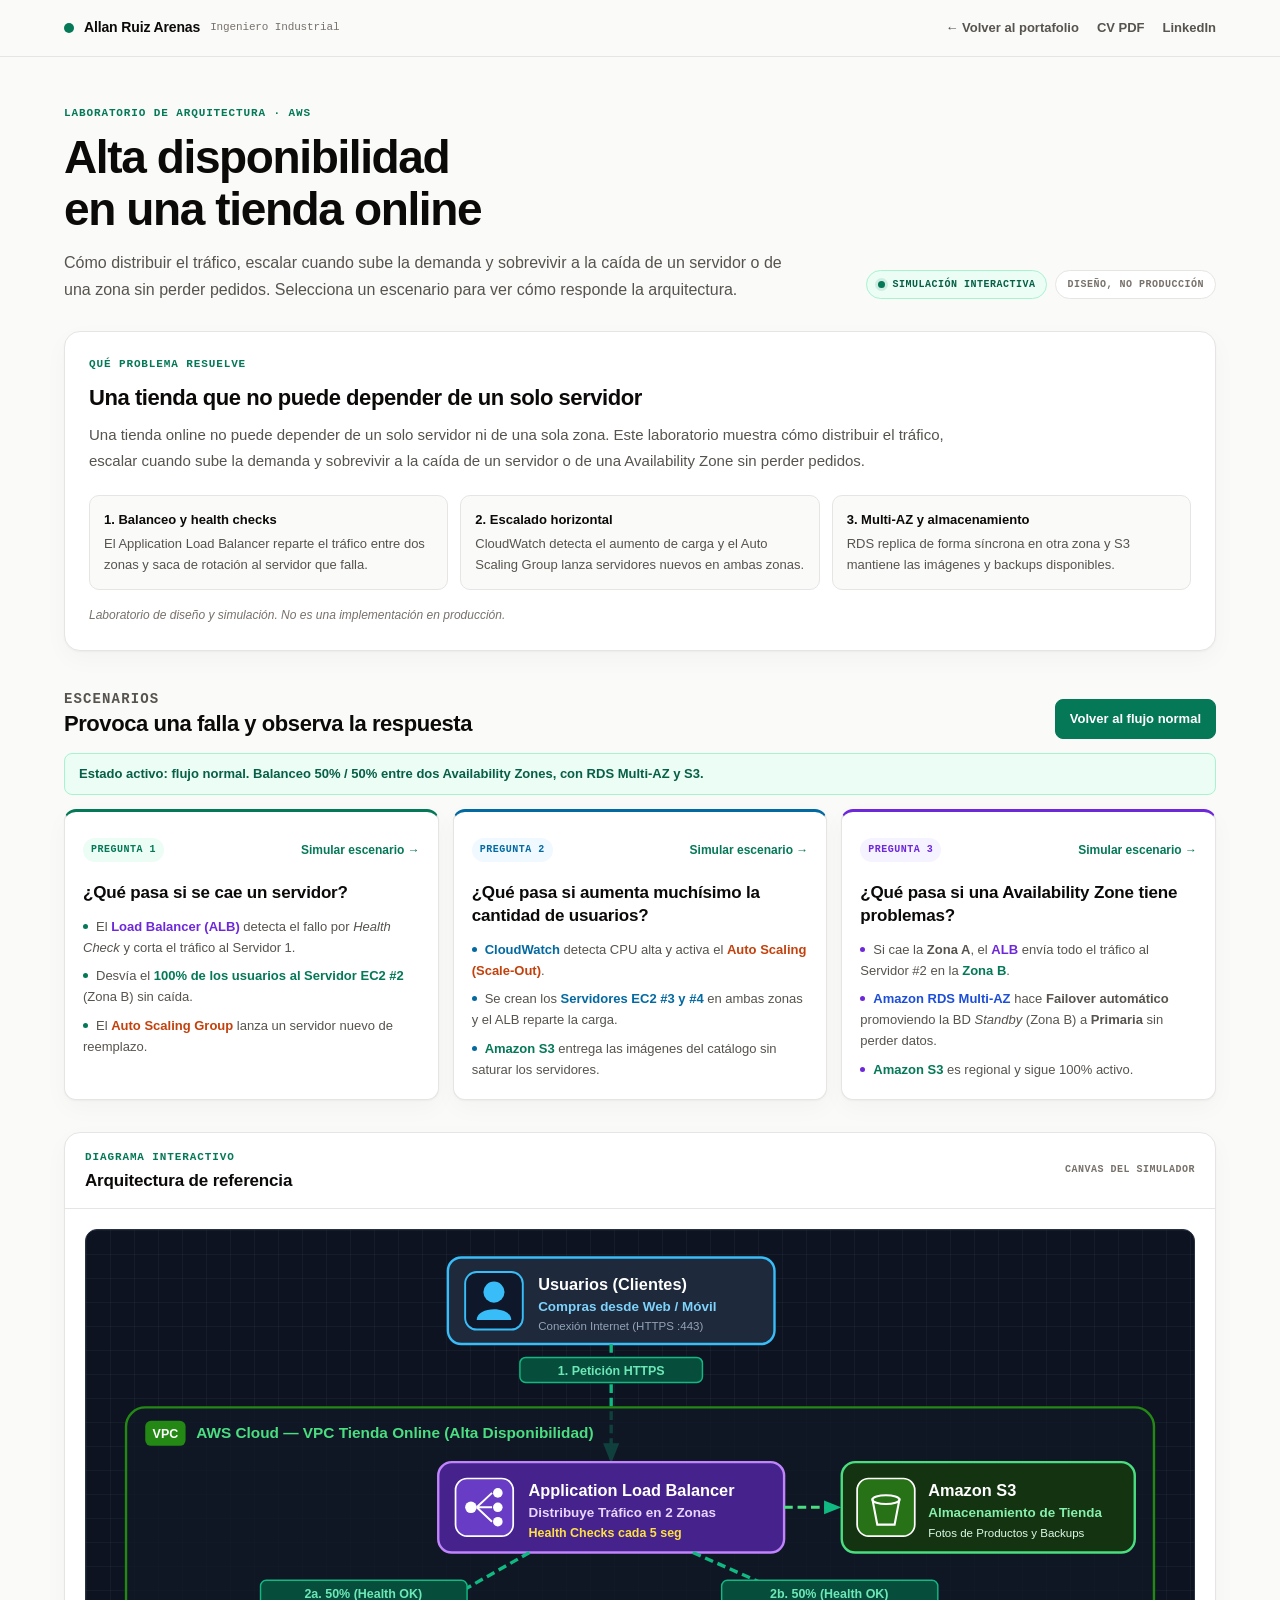
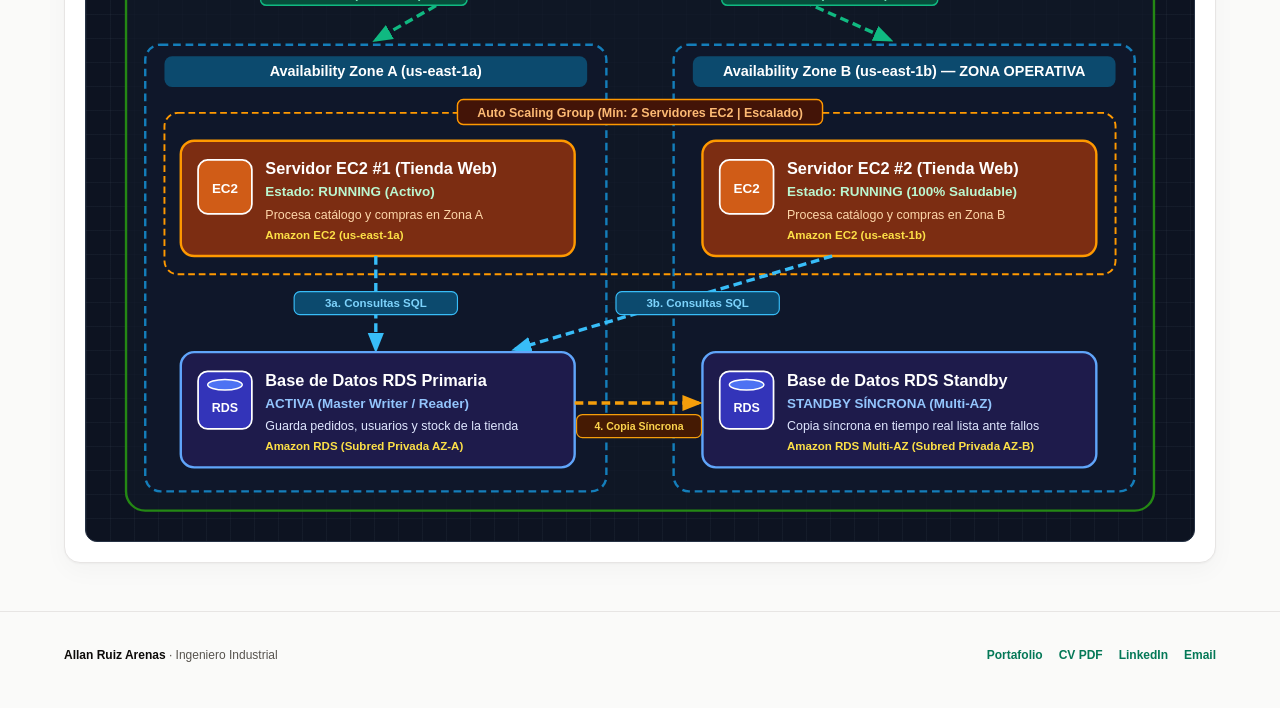
<file: laboratorio/aws-tienda.html>
<!DOCTYPE html>
<html lang="es">
<head>
  <meta charset="UTF-8" />
  <meta name="viewport" content="width=device-width, initial-scale=1.0" />
  <meta http-equiv="Content-Security-Policy" content="default-src 'self'; script-src 'self' 'unsafe-inline'; style-src 'self' 'unsafe-inline' https://fonts.googleapis.com; font-src 'self' https://fonts.gstatic.com; img-src 'self' data:; connect-src 'self' https://fonts.googleapis.com https://fonts.gstatic.com; object-src 'none'; base-uri 'none'; form-action 'none'; frame-src 'none'; worker-src 'none'" />
  <meta name="referrer" content="strict-origin-when-cross-origin" />
  <title>Laboratorio — Alta disponibilidad en AWS | Allan Ruiz</title>
  <meta name="description" content="Laboratorio interactivo de alta disponibilidad en AWS: ALB, Auto Scaling, RDS Multi-AZ y S3. Ejercicio de diseño y simulación." />
  <link rel="preconnect" href="https://fonts.googleapis.com">
  <link rel="preconnect" href="https://fonts.gstatic.com" crossorigin>
  <link href="https://fonts.googleapis.com/css2?family=JetBrains+Mono:wght@400;500;600;700&family=Plus+Jakarta+Sans:wght@400;500;600;700;800&display=swap" rel="stylesheet">
  <link rel="stylesheet" href="./lab-shell.css" />
  <style>
    /* Aviso de scroll del diagrama: visible solo en móvil, incluso con CSS compartido cacheado */
    .lab-canvas-hint {
      display: none;
    }

    @media (max-width: 700px) {
      .lab-canvas-hint {
        display: block !important;
      }
    }

    .aws-canvas {
      background-color: #0d1321;
      background-image:
        linear-gradient(to right, rgba(148, 163, 184, 0.06) 1px, transparent 1px),
        linear-gradient(to bottom, rgba(148, 163, 184, 0.06) 1px, transparent 1px);
      background-size: 24px 24px;
      border: 1px solid #263244;
      border-radius: 12px;
      padding: 16px;
      overflow-x: auto;
      -webkit-overflow-scrolling: touch;
      scrollbar-width: thin;
    }

    .aws-svg {
      display: block;
      width: 100%;
      height: auto;
      min-width: 880px;
      margin: 0 auto;
    }

    @media (max-width: 1000px) {
      .aws-svg {
        min-width: 760px;
      }
    }

    @media (max-width: 700px) {
      .aws-canvas {
        padding: 10px;
      }

      .aws-svg {
        min-width: 720px;
      }

      .scenario-kicker {
        font-size: 11px;
      }

      .scenario-card h3 {
        font-size: 18px;
      }
    }

    @keyframes dashFlow {
      to {
        stroke-dashoffset: -28;
      }
    }

    .flow-anim {
      stroke-dasharray: 9, 5;
      animation: dashFlow 0.85s linear infinite;
    }

    @keyframes glowPulse {
      0%, 100% { filter: drop-shadow(0 0 5px rgba(16, 185, 129, 0.4)); }
      50% { filter: drop-shadow(0 0 12px rgba(16, 185, 129, 0.8)); }
    }

    .node-highlight {
      animation: glowPulse 2s infinite ease-in-out;
    }

    .scenario-grid {
      display: grid;
      grid-template-columns: repeat(3, minmax(0, 1fr));
      gap: 14px;
    }

    .scenario-card {
      --tone: #047857;
      --tone-soft: #ecfdf5;
      --tone-border: #a7f3d0;
      display: flex;
      flex-direction: column;
      gap: 12px;
      padding: 18px;
      border: 1px solid var(--lab-border);
      border-top: 3px solid var(--tone);
      border-radius: 12px;
      background: var(--lab-surface);
      box-shadow: var(--lab-shadow);
      cursor: pointer;
      transition: border-color 0.15s ease, box-shadow 0.15s ease, transform 0.15s ease;
    }

    .scenario-card:hover {
      border-color: var(--tone-border);
      box-shadow: 0 8px 24px rgba(12, 10, 9, 0.06);
      transform: translateY(-1px);
    }

    .scenario-card.is-active {
      border-color: var(--tone);
      box-shadow: 0 0 0 2px var(--tone-soft), 0 8px 24px rgba(12, 10, 9, 0.06);
    }

    .scenario-card.tone-emerald {
      --tone: #047857;
      --tone-soft: #ecfdf5;
      --tone-border: #a7f3d0;
    }

    .scenario-card.tone-sky {
      --tone: #0369a1;
      --tone-soft: #f0f9ff;
      --tone-border: #bae6fd;
    }

    .scenario-card.tone-violet {
      --tone: #6d28d9;
      --tone-soft: #f5f3ff;
      --tone-border: #ddd6fe;
    }

    .scenario-card-top {
      display: flex;
      align-items: center;
      justify-content: space-between;
      gap: 10px;
      flex-wrap: wrap;
    }

    .scenario-kicker {
      display: inline-flex;
      padding: 4px 8px;
      border-radius: 999px;
      background: var(--tone-soft);
      color: var(--tone);
      font-family: var(--lab-font-mono);
      font-size: 10px;
      font-weight: 700;
      letter-spacing: 0.05em;
      text-transform: uppercase;
    }

    .scenario-action {
      display: inline-flex;
      align-items: center;
      min-height: 40px;
      padding: 0;
      border: 0;
      background: none;
      color: var(--lab-accent);
      font-size: 12px;
      font-weight: 700;
      cursor: pointer;
    }

    .scenario-action:hover {
      text-decoration: underline;
    }

    .scenario-card h3 {
      margin: 0;
      font-size: 17px;
      line-height: 1.35;
      letter-spacing: -0.01em;
      color: var(--lab-heading);
      font-weight: 800;
    }

    .scenario-card ul {
      display: grid;
      gap: 8px;
      margin: 0;
      padding: 0;
      list-style: none;
    }

    .scenario-card li {
      font-size: 13px;
      line-height: 1.6;
      color: var(--lab-muted);
    }

    .scenario-card li::before {
      content: "";
      display: inline-block;
      width: 5px;
      height: 5px;
      margin: 0 8px 2px 0;
      border-radius: 999px;
      background: var(--tone);
    }

    @media (max-width: 900px) {
      .scenario-grid {
        grid-template-columns: 1fr;
      }
    }
  </style>
</head>
<body>

  <header class="lab-topbar">
    <div class="lab-wrap lab-topbar-inner">
      <a class="lab-brand" href="../index.html">
        <span class="lab-brand-dot"></span>
        <span>Allan Ruiz Arenas</span>
        <span class="lab-brand-role">Ingeniero Industrial</span>
      </a>
      <nav class="lab-topnav" aria-label="Navegación del laboratorio">
        <a href="../index.html">&larr; Volver al portafolio</a>
        <a href="../assets/CV_Allan_Ruiz.pdf?v=2026-10-22" download>CV PDF</a>
        <a href="https://www.linkedin.com/in/allan-ruiz-ing/" target="_blank" rel="noopener noreferrer">LinkedIn</a>
      </nav>
    </div>
  </header>

  <main class="lab-wrap">

    <section class="lab-hero">
      <div class="lab-hero-copy">
        <p class="lab-eyebrow">Laboratorio de arquitectura · AWS</p>
        <h1>Alta disponibilidad en una tienda online</h1>
        <p class="lab-subtitle">
          Cómo distribuir el tráfico, escalar cuando sube la demanda y sobrevivir a la caída de un servidor o de una zona sin perder pedidos. Selecciona un escenario para ver cómo responde la arquitectura.
        </p>
      </div>
      <div class="lab-hero-meta">
        <span class="lab-badge"><span class="lab-badge-dot"></span> Simulación interactiva</span>
        <span class="lab-badge lab-badge-neutral">Diseño, no producción</span>
      </div>
    </section>

    <section class="lab-intro">
      <p class="lab-eyebrow">Qué problema resuelve</p>
      <h2>Una tienda que no puede depender de un solo servidor</h2>
      <p>
        Una tienda online no puede depender de un solo servidor ni de una sola zona. Este laboratorio muestra cómo distribuir el tráfico, escalar cuando sube la demanda y sobrevivir a la caída de un servidor o de una Availability Zone sin perder pedidos.
      </p>
      <div class="lab-decisions">
        <div class="lab-decision">
          <strong>1. Balanceo y health checks</strong>
          <span>El Application Load Balancer reparte el tráfico entre dos zonas y saca de rotación al servidor que falla.</span>
        </div>
        <div class="lab-decision">
          <strong>2. Escalado horizontal</strong>
          <span>CloudWatch detecta el aumento de carga y el Auto Scaling Group lanza servidores nuevos en ambas zonas.</span>
        </div>
        <div class="lab-decision">
          <strong>3. Multi-AZ y almacenamiento</strong>
          <span>RDS replica de forma síncrona en otra zona y S3 mantiene las imágenes y backups disponibles.</span>
        </div>
      </div>
      <p class="lab-note">Laboratorio de diseño y simulación. No es una implementación en producción.</p>
    </section>

    <section class="lab-section" aria-labelledby="escenarios-titulo">
      <div class="lab-section-head">
        <div>
          <p class="lab-eyebrow">Escenarios</p>
          <h2 id="escenarios-titulo">Provoca una falla y observa la respuesta</h2>
        </div>
        <button onclick="setScenario('normal')" id="btn-normal" class="lab-btn lab-btn-primary is-active" type="button">Volver al flujo normal</button>
      </div>

      <p id="status-subtitle" class="lab-status" role="status" aria-live="polite">
        Estado activo: flujo normal — balanceo 50% / 50% en 2 Availability Zones con RDS Multi-AZ y S3.
      </p>

      <div class="scenario-grid">
        <article id="card-q1" class="scenario-card tone-emerald" onclick="setScenario('q1')">
          <div class="scenario-card-top">
            <span class="scenario-kicker">Pregunta 1</span>
            <button type="button" class="scenario-action" onclick="event.stopPropagation(); setScenario('q1')">Simular escenario &rarr;</button>
          </div>
          <h3>¿Qué pasa si se cae un servidor?</h3>
          <ul>
            <li>El <strong class="hl-violet">Load Balancer (ALB)</strong> detecta el fallo por <em>Health Check</em> y corta el tráfico al Servidor 1.</li>
            <li>Desvía el <strong class="hl-emerald">100% de los usuarios al Servidor EC2 #2</strong> (Zona B) sin caída.</li>
            <li>El <strong class="hl-orange">Auto Scaling Group</strong> lanza un servidor nuevo de reemplazo.</li>
          </ul>
        </article>

        <article id="card-q2" class="scenario-card tone-sky" onclick="setScenario('q2')">
          <div class="scenario-card-top">
            <span class="scenario-kicker">Pregunta 2</span>
            <button type="button" class="scenario-action" onclick="event.stopPropagation(); setScenario('q2')">Simular escenario &rarr;</button>
          </div>
          <h3>¿Qué pasa si aumenta muchísimo la cantidad de usuarios?</h3>
          <ul>
            <li><strong class="hl-sky">CloudWatch</strong> detecta CPU alta y activa el <strong class="hl-orange">Auto Scaling (Scale-Out)</strong>.</li>
            <li>Se crean los <strong class="hl-sky">Servidores EC2 #3 y #4</strong> en ambas zonas y el ALB reparte la carga.</li>
            <li><strong class="hl-emerald">Amazon S3</strong> entrega las imágenes del catálogo sin saturar los servidores.</li>
          </ul>
        </article>

        <article id="card-q3" class="scenario-card tone-violet" onclick="setScenario('q3')">
          <div class="scenario-card-top">
            <span class="scenario-kicker">Pregunta 3</span>
            <button type="button" class="scenario-action" onclick="event.stopPropagation(); setScenario('q3')">Simular escenario &rarr;</button>
          </div>
          <h3>¿Qué pasa si una Availability Zone tiene problemas?</h3>
          <ul>
            <li>Si cae la <strong>Zona A</strong>, el <strong class="hl-violet">ALB</strong> envía todo el tráfico al Servidor #2 en la <strong class="hl-emerald">Zona B</strong>.</li>
            <li><strong class="hl-blue">Amazon RDS Multi-AZ</strong> hace <strong>Failover automático</strong> promoviendo la BD <em>Standby</em> (Zona B) a <strong>Primaria</strong> sin perder datos.</li>
            <li><strong class="hl-emerald">Amazon S3</strong> es regional y sigue 100% activo.</li>
          </ul>
        </article>
      </div>
    </section>

    <section class="lab-section" aria-labelledby="diagrama-titulo">
      <div class="lab-panel">
        <div class="lab-panel-head">
          <div>
            <p class="lab-eyebrow">Diagrama interactivo</p>
            <h2 id="diagrama-titulo">Arquitectura de referencia</h2>
          </div>
          <span class="lab-canvas-note">Canvas del simulador</span>
        </div>
        <div class="lab-panel-pad">
          <p class="lab-canvas-hint">Desliza horizontalmente para recorrer el diagrama &rarr;</p>
          <div id="drawio-vertical-canvas" class="aws-canvas">
            <!-- Renderizado dinámico SVG -->
          </div>
        </div>
      </div>
    </section>

  </main>

  <footer class="lab-footer">
    <div class="lab-wrap lab-footer-inner">
      <span><strong>Allan Ruiz Arenas</strong> · Ingeniero Industrial</span>
      <nav class="lab-footer-links" aria-label="Enlaces de contacto">
        <a href="../index.html">Portafolio</a>
        <a href="../assets/CV_Allan_Ruiz.pdf?v=2026-10-22" download>CV PDF</a>
        <a href="https://www.linkedin.com/in/allan-ruiz-ing/" target="_blank" rel="noopener noreferrer">LinkedIn</a>
        <a href="mailto:allanaruiz32@gmail.com">Email</a>
      </nav>
    </div>
  </footer>

  <script> let currentScenario = 'normal';

    const scenarios = {
      normal: {
        subtitle: "Estado activo: flujo normal. Balanceo 50% / 50% entre dos Availability Zones, con RDS Multi-AZ y S3.",
        srv1Alive: true,
        azAAlive: true,
        scaleOut: false,
        rdsFailover: false
      },
      q1: {
        subtitle: "Simulando pregunta 1: se cae el Servidor EC2 #1. El ALB redirige el 100% del tráfico al Servidor #2 y Auto Scaling lo reemplaza.",
        srv1Alive: false,
        azAAlive: true,
        scaleOut: false,
        rdsFailover: false
      },
      q2: {
        subtitle: "Simulando pregunta 2: aumento masivo de usuarios. Auto Scaling lanza los Servidores EC2 #3 y #4, y S3 sirve las imágenes del catálogo.",
        srv1Alive: true,
        azAAlive: true,
        scaleOut: true,
        rdsFailover: false
      },
      q3: {
        subtitle: "Simulando pregunta 3: falla la Availability Zone A. El ALB envía el tráfico a la Zona B y RDS promueve la standby a primaria.",
        srv1Alive: false,
        azAAlive: false,
        scaleOut: false,
        rdsFailover: true
      }
    };

    function setScenario(sc) {
      currentScenario = sc;
      const btnNormal = document.getElementById('btn-normal');
      btnNormal.classList.toggle('is-active', sc === 'normal');

      ['q1', 'q2', 'q3'].forEach(id => {
        const card = document.getElementById(`card-${id}`);
        if (card) {
          card.classList.toggle('is-active', id === sc);
        }
      });

      document.getElementById('status-subtitle').textContent = scenarios[sc].subtitle;
      renderDrawioSpacious();
    }

    function renderDrawioSpacious() {
      const s = scenarios[currentScenario];
      const leftFlowOk = s.srv1Alive && s.azAAlive;
      const leftColor = leftFlowOk ? "#10b981" : "#ef4444";
      const leftAnim = leftFlowOk ? "flow-anim" : "";
      const leftLabel = leftFlowOk
        ? (s.scaleOut ? "2a. 50% (EC2 #1 y #3)" : "2a. 50% (Health OK)")
        : " Health Check FAILED";

      const rightLabel = (!leftFlowOk)
        ? "2b. ¡100% Tráfico a Zona B!"
        : (s.scaleOut ? "2b. 50% (EC2 #2 y #4)" : "2b. 50% (Health OK)");

      document.getElementById('drawio-vertical-canvas').innerHTML = `
        <svg viewBox="0 0 1120 915" class="aws-svg">
          <defs>
            <marker id="arr-green" viewBox="0 0 10 10" refX="8" refY="5" markerWidth="6" markerHeight="6" orient="auto">
              <path d="M 0 1 L 10 5 L 0 9 z" fill="#10b981" />
            </marker>
            <marker id="arr-red" viewBox="0 0 10 10" refX="8" refY="5" markerWidth="6" markerHeight="6" orient="auto">
              <path d="M 0 1 L 10 5 L 0 9 z" fill="#ef4444" />
            </marker>
            <marker id="arr-blue" viewBox="0 0 10 10" refX="8" refY="5" markerWidth="6" markerHeight="6" orient="auto">
              <path d="M 0 1 L 10 5 L 0 9 z" fill="#38bdf8" />
            </marker>
            <marker id="arr-orange" viewBox="0 0 10 10" refX="8" refY="5" markerWidth="6" markerHeight="6" orient="auto">
              <path d="M 0 1 L 10 5 L 0 9 z" fill="#f59e0b" />
            </marker>
          </defs>

          <!-- ===================================================================== -->
          <!-- BANDA 1 (Y=12..102): USUARIOS (FUERA DE LA VPC)                       -->
          <!-- ===================================================================== -->
          <g transform="translate(360, 12)">
            <rect x="0" y="0" width="340" height="90" rx="14" fill="#1e293b" stroke="#38bdf8" stroke-width="2.5" />
            <g transform="translate(18, 15)">
              <rect x="0" y="0" width="60" height="60" rx="12" fill="#0f172a" stroke="#38bdf8" stroke-width="2" />
              <circle cx="30" cy="21" r="11" fill="#38bdf8" />
              <path d="M 12 50 C 12 35, 48 35, 48 50 Z" fill="#38bdf8" />
            </g>
            <text x="94" y="34" fill="#ffffff" font-size="17" font-weight="bold"> Usuarios (Clientes)</text>
            <text x="94" y="56" fill="#7dd3fc" font-size="14" font-weight="bold">
              ${s.scaleOut ? ' Miles de Usuarios (Pico x10)' : 'Compras desde Web / Móvil'}
            </text>
            <text x="94" y="75" fill="#94a3b8" font-size="12">Conexión Internet (HTTPS :443)</text>
          </g>

          <!-- ===================================================================== -->
          <!-- BANDA 2 (Y=102..166): FLECHA 1 (ANTES DEL BORDE DE LA VPC EN Y=168)   -->
          <!-- ===================================================================== -->
          <path d="M 530 102 L 530 222" fill="none" stroke="#10b981" stroke-width="3.5" class="flow-anim" marker-end="url(#arr-green)" />
          <rect x="435" y="116" width="190" height="26" rx="6" fill="#064e3b" stroke="#10b981" stroke-width="1.5" />
          <text x="530" y="134" text-anchor="middle" fill="#6ee7b7" font-size="13" font-weight="bold">
            1. Petición HTTPS
          </text>

          <!-- ===================================================================== -->
          <!-- BANDA 3 (Y=168..220): BORDE Y TÍTULO EXCLUSIVO DE LA VPC (SIN CRUCES) -->
          <!-- ===================================================================== -->
          <rect x="25" y="168" width="1070" height="732" rx="20" fill="#111827" fill-opacity="0.75" stroke="#248814" stroke-width="2.5" />
          <rect x="45" y="182" width="42" height="26" rx="6" fill="#248814" />
          <text x="66" y="200" text-anchor="middle" fill="#ffffff" font-size="13" font-weight="bold">VPC</text>
          <text x="98" y="200" fill="#4ade80" font-size="16" font-weight="bold"> AWS Cloud — VPC Tienda Online (Alta Disponibilidad)
          </text>

          <!-- ===================================================================== -->
          <!-- BANDA 4 (Y=225..320): LOAD BALANCER (DEBJO DEL TÍTULO VPC) + S3       -->
          <!-- ===================================================================== -->

          <!-- NODO 2: APPLICATION LOAD BALANCER (EMPIEZA EN Y=225, 25px DEBAJO DEL TEXTO VPC) -->
          <g transform="translate(350, 225)">
            <rect x="0" y="0" width="360" height="94" rx="14" fill="#46228d" stroke="#c084fc" stroke-width="2.5" />
            <g transform="translate(18, 17)">
              <rect x="0" y="0" width="60" height="60" rx="12" fill="#693cc5" stroke="#ffffff" stroke-width="1.8" />
              <circle cx="16" cy="30" r="6" fill="#ffffff" />
              <circle cx="44" cy="15" r="5" fill="#ffffff" />
              <circle cx="44" cy="30" r="5" fill="#ffffff" />
              <circle cx="44" cy="45" r="5" fill="#ffffff" />
              <path d="M 22 30 L 38 15 M 22 30 L 38 30 M 22 30 L 38 45" stroke="#ffffff" stroke-width="2" />
            </g>
            <text x="94" y="35" fill="#ffffff" font-size="17" font-weight="bold"> Application Load Balancer</text>
            <text x="94" y="57" fill="#e9d5ff" font-size="14" font-weight="bold">Distribuye Tráfico en 2 Zonas</text>
            <text x="94" y="78" fill="#fde047" font-size="13" font-weight="bold"> Health Checks cada 5 seg</text>
          </g>

          <!-- NODO 6: AMAZON S3 (DERECHA DE BANDA 4, EN Y=225) -->
          <g transform="translate(770, 225)">
            <rect x="0" y="0" width="305" height="94" rx="14" fill="#143311" stroke="#4ade80" stroke-width="2.5" />
            <g transform="translate(16, 17)">
              <rect x="0" y="0" width="60" height="60" rx="12" fill="#277116" stroke="#ffffff" stroke-width="1.8" />
              <path d="M 16 22 L 44 22 L 39 48 L 21 48 Z" fill="none" stroke="#ffffff" stroke-width="2.2" />
              <ellipse cx="30" cy="22" rx="14" ry="4.5" fill="#277116" stroke="#ffffff" stroke-width="2.2" />
            </g>
            <text x="90" y="35" fill="#ffffff" font-size="17" font-weight="bold"> Amazon S3</text>
            <text x="90" y="57" fill="#86efac" font-size="14" font-weight="bold">Almacenamiento de Tienda</text>
            <text x="90" y="78" fill="#dcfce7" font-size="12">Fotos de Productos y Backups</text>
          </g>

          <!-- CONECTOR HORIZONTAL ENTRE ALB/WEB Y S3 -->
          <path d="M 710 272 L 766 272" fill="none" stroke="#4ade80" stroke-width="3" class="flow-anim" marker-end="url(#arr-green)" />

          <!-- ===================================================================== -->
          <!-- BANDA 5 (Y=320..412): FLECHAS 2A Y 2B EN ESPACIO LIBRE DE 92PX        -->
          <!-- ===================================================================== -->
          <!-- 2A (Hacia Zona A) -->
          <path d="M 445 319 L 285 410" fill="none" stroke="${leftColor}" stroke-width="3.5" class="${leftAnim}" marker-end="${leftFlowOk ? 'url(#arr-green)' : 'url(#arr-red)'}" />
          <rect x="165" y="348" width="215" height="26" rx="6" fill="${leftFlowOk ? '#064e3b' : '#450a0a'}" stroke="${leftColor}" stroke-width="1.5" />
          <text x="272" y="366" text-anchor="middle" fill="${leftFlowOk ? '#6ee7b7' : '#fca5a5'}" font-size="13" font-weight="bold">
            ${leftLabel}
          </text>

          <!-- 2B (Hacia Zona B) -->
          <path d="M 615 319 L 820 410" fill="none" stroke="#10b981" stroke-width="3.5" class="flow-anim" marker-end="url(#arr-green)" />
          <rect x="645" y="348" width="225" height="26" rx="6" fill="#064e3b" stroke="#10b981" stroke-width="1.5" />
          <text x="757" y="366" text-anchor="middle" fill="#6ee7b7" font-size="13" font-weight="bold">
            ${rightLabel}
          </text>

          <!-- ===================================================================== -->
          <!-- BANDA 6..9 (Y=415..880): LAS 2 AVAILABILITY ZONES CON 70PX DE SEPARACIÓN -->
          <!-- ===================================================================== -->

          <!-- CONTENEDOR AVAILABILITY ZONE A (X=45..525) -->
          <rect x="45" y="415" width="480" height="465" rx="16" fill="${s.azAAlive ? '#0f172a' : '#2a0a10'}" stroke="${s.azAAlive ? '#147EBA' : '#ef4444'}" stroke-width="2.5" stroke-dasharray="8,5" />
          <rect x="65" y="427" width="440" height="32" rx="8" fill="${s.azAAlive ? '#0c4a6e' : '#7f1d1d'}" />
          <text x="285" y="448" text-anchor="middle" fill="#ffffff" font-size="15" font-weight="bold"> Availability Zone A (us-east-1a) ${s.azAAlive ? '' : '— ¡ZONA CON PROBLEMAS!'}
          </text>

          <!-- CONTENEDOR AVAILABILITY ZONE B (X=595..1075) -->
          <rect x="595" y="415" width="480" height="465" rx="16" fill="#0f172a" stroke="#147EBA" stroke-width="2.5" stroke-dasharray="8,5" />
          <rect x="615" y="427" width="440" height="32" rx="8" fill="#0c4a6e" />
          <text x="835" y="448" text-anchor="middle" fill="#ffffff" font-size="15" font-weight="bold"> Availability Zone B (us-east-1b) — ZONA OPERATIVA
          </text>

          <!-- ===================================================================== -->
          <!-- BANDA 7 (Y=472..655): AUTO SCALING GROUP Y SERVIDORES EC2             -->
          <!-- ===================================================================== -->
          <rect x="65" y="486" width="990" height="168" rx="14" fill="none" stroke="#FF9900" stroke-width="2" stroke-dasharray="7,4" />
          <rect x="370" y="472" width="380" height="26" rx="6" fill="#431407" stroke="#FF9900" stroke-width="1.5" />
          <text x="560" y="490" text-anchor="middle" fill="#fdba74" font-size="13" font-weight="bold"> Auto Scaling Group (Mín: 2 Servidores EC2 | Escalado)
          </text>

          <!-- SERVIDORES EC2 EN ZONA A (Y=515..635) -->
          ${!s.scaleOut ? `
            <g transform="translate(82, 515)">
              <rect x="0" y="0" width="410" height="120" rx="14" fill="${leftFlowOk ? '#7c2d12' : '#450a0a'}" stroke="${leftFlowOk ? '#FF9900' : '#ef4444'}" stroke-width="2.5" />
              <g transform="translate(18, 20)">
                <rect x="0" y="0" width="56" height="56" rx="10" fill="#D05C17" stroke="#ffffff" stroke-width="1.8" />
                <text x="28" y="34" text-anchor="middle" fill="#ffffff" font-size="14" font-weight="bold">EC2</text>
              </g>
              <text x="88" y="35" fill="#ffffff" font-size="17" font-weight="bold"> Servidor EC2 #1 (Tienda Web)</text>
              <text x="88" y="58" fill="${leftFlowOk ? '#bbf7d0' : '#fca5a5'}" font-size="14" font-weight="bold">
                ${leftFlowOk ? ' Estado: RUNNING (Activo)' : ' Estado: CAÍDO (UNHEALTHY)'}
              </text>
              <text x="88" y="81" fill="#fed7aa" font-size="13">
                ${!s.srv1Alive && s.azAAlive
                  ? ' Auto Scaling lanza nuevo EC2 de reemplazo'
                  : 'Procesa catálogo y compras en Zona A'}
              </text>
              <text x="88" y="102" fill="#fde047" font-size="12" font-weight="bold">Amazon EC2 (us-east-1a)</text>
            </g>
          ` : `
            <g transform="translate(80, 515)">
              <rect x="0" y="0" width="202" height="120" rx="12" fill="#7c2d12" stroke="#FF9900" stroke-width="2.5" />
              <text x="101" y="34" text-anchor="middle" fill="#ffffff" font-size="16" font-weight="bold"> Servidor EC2 #1</text>
              <text x="101" y="58" text-anchor="middle" fill="#bbf7d0" font-size="13" font-weight="bold"> RUNNING (AZ-A)</text>
              <text x="101" y="82" text-anchor="middle" fill="#fed7aa" font-size="12">Tienda Web Activa</text>
              <text x="101" y="103" text-anchor="middle" fill="#fde047" font-size="12" font-weight="bold">Capacidad Base</text>
            </g>
            <g transform="translate(294, 515)" class="node-highlight">
              <rect x="0" y="0" width="202" height="120" rx="12" fill="#0c4a6e" stroke="#38bdf8" stroke-width="2.5" />
              <text x="101" y="34" text-anchor="middle" fill="#ffffff" font-size="16" font-weight="bold"> Servidor EC2 #3</text>
              <rect x="31" y="45" width="140" height="22" rx="5" fill="#0284c7" />
              <text x="101" y="60" text-anchor="middle" fill="#ffffff" font-size="11" font-weight="bold">+ CREADO POR ASG</text>
              <text x="101" y="84" text-anchor="middle" fill="#bae6fd" font-size="12">Auto Scaling (Scale-Out)</text>
              <text x="101" y="103" text-anchor="middle" fill="#7dd3fc" font-size="12" font-weight="bold">Absorbe Pico Usuarios</text>
            </g>
          `}

          <!-- SERVIDORES EC2 EN ZONA B (Y=515..635) -->
          ${!s.scaleOut ? `
            <g transform="translate(625, 515)" class="${!leftFlowOk ? 'node-highlight' : ''}">
              <rect x="0" y="0" width="410" height="120" rx="14" fill="#7c2d12" stroke="#FF9900" stroke-width="2.5" />
              <g transform="translate(18, 20)">
                <rect x="0" y="0" width="56" height="56" rx="10" fill="#D05C17" stroke="#ffffff" stroke-width="1.8" />
                <text x="28" y="34" text-anchor="middle" fill="#ffffff" font-size="14" font-weight="bold">EC2</text>
              </g>
              <text x="88" y="35" fill="#ffffff" font-size="17" font-weight="bold"> Servidor EC2 #2 (Tienda Web)</text>
              <text x="88" y="58" fill="#bbf7d0" font-size="14" font-weight="bold"> Estado: RUNNING (100% Saludable)</text>
              <text x="88" y="81" fill="#fed7aa" font-size="13">
                ${!leftFlowOk
                  ? ' Recibe el 100% de los usuarios sin interrupción'
                  : 'Procesa catálogo y compras en Zona B'}
              </text>
              <text x="88" y="102" fill="#fde047" font-size="12" font-weight="bold">Amazon EC2 (us-east-1b)</text>
            </g>
          ` : `
            <g transform="translate(624, 515)">
              <rect x="0" y="0" width="202" height="120" rx="12" fill="#7c2d12" stroke="#FF9900" stroke-width="2.5" />
              <text x="101" y="34" text-anchor="middle" fill="#ffffff" font-size="16" font-weight="bold"> Servidor EC2 #2</text>
              <text x="101" y="58" text-anchor="middle" fill="#bbf7d0" font-size="13" font-weight="bold"> RUNNING (AZ-B)</text>
              <text x="101" y="82" text-anchor="middle" fill="#fed7aa" font-size="12">Tienda Web Activa</text>
              <text x="101" y="103" text-anchor="middle" fill="#fde047" font-size="12" font-weight="bold">Capacidad Base</text>
            </g>
            <g transform="translate(838, 515)" class="node-highlight">
              <rect x="0" y="0" width="202" height="120" rx="12" fill="#0c4a6e" stroke="#38bdf8" stroke-width="2.5" />
              <text x="101" y="34" text-anchor="middle" fill="#ffffff" font-size="16" font-weight="bold"> Servidor EC2 #4</text>
              <rect x="31" y="45" width="140" height="22" rx="5" fill="#0284c7" />
              <text x="101" y="60" text-anchor="middle" fill="#ffffff" font-size="11" font-weight="bold">+ CREADO POR ASG</text>
              <text x="101" y="84" text-anchor="middle" fill="#bae6fd" font-size="12">Auto Scaling (Scale-Out)</text>
              <text x="101" y="103" text-anchor="middle" fill="#7dd3fc" font-size="12" font-weight="bold">Absorbe Pico Usuarios</text>
            </g>
          `}

          <!-- ===================================================================== -->
          <!-- BANDA 8 (Y=635..735): FLECHAS SQL EN 100PX DE ESPACIO DESPEJADO       -->
          <!-- ===================================================================== -->
          ${!s.rdsFailover ? `
            ${leftFlowOk ? `
              <path d="M 285 635 L 285 732" fill="none" stroke="#38bdf8" stroke-width="3.5" class="flow-anim" marker-end="url(#arr-blue)" />
              <rect x="200" y="672" width="170" height="24" rx="6" fill="#0c4a6e" stroke="#38bdf8" stroke-width="1.2" />
              <text x="285" y="688" text-anchor="middle" fill="#7dd3fc" font-size="12" font-weight="bold">3a. Consultas SQL</text>
            ` : ''}
            <path d="M 760 635 L 430 732" fill="none" stroke="#38bdf8" stroke-width="3.5" class="flow-anim" marker-end="url(#arr-blue)" />
            <rect x="535" y="672" width="170" height="24" rx="6" fill="#0c4a6e" stroke="#38bdf8" stroke-width="1.2" />
            <text x="620" y="688" text-anchor="middle" fill="#7dd3fc" font-size="12" font-weight="bold">3b. Consultas SQL</text>
          ` : `
            <path d="M 830 635 L 830 732" fill="none" stroke="#10b981" stroke-width="3.5" class="flow-anim" marker-end="url(#arr-green)" />
            <rect x="730" y="672" width="200" height="24" rx="6" fill="#064e3b" stroke="#10b981" stroke-width="1.2" />
            <text x="830" y="688" text-anchor="middle" fill="#6ee7b7" font-size="12" font-weight="bold">
              3. SQL a Nueva Primaria
            </text>
          `}

          <!-- ===================================================================== -->
          <!-- BANDA 9 (Y=735..855): BASES DE DATOS AMAZON RDS MULTI-AZ              -->
          <!-- ===================================================================== -->

          <!-- NODO 5A: AMAZON RDS PRIMARIA (X=82..492) -->
          <g transform="translate(82, 735)">
            <rect x="0" y="0" width="410" height="120" rx="14" fill="${!s.rdsFailover ? '#1e1b4b' : '#450a0a'}" stroke="${!s.rdsFailover ? '#60a5fa' : '#ef4444'}" stroke-width="2.5" />
            <g transform="translate(18, 20)">
              <rect x="0" y="0" width="56" height="60" rx="10" fill="#3334B9" stroke="#ffffff" stroke-width="1.8" />
              <ellipse cx="28" cy="14" rx="18" ry="5.5" fill="#4D72F3" stroke="#ffffff" stroke-width="1.5" />
              <text x="28" y="42" text-anchor="middle" fill="#ffffff" font-size="13" font-weight="bold">RDS</text>
            </g>
            <text x="88" y="35" fill="#ffffff" font-size="17" font-weight="bold"> Base de Datos RDS Primaria</text>
            <text x="88" y="58" fill="${!s.rdsFailover ? '#93c5fd' : '#fca5a5'}" font-size="14" font-weight="bold">
              ${!s.rdsFailover ? ' ACTIVA (Master Writer / Reader)' : ' INACCESIBLE EN ZONA A'}
            </text>
            <text x="88" y="81" fill="#e0e7ff" font-size="13">Guarda pedidos, usuarios y stock de la tienda</text>
            <text x="88" y="102" fill="#fde047" font-size="12" font-weight="bold">Amazon RDS (Subred Privada AZ-A)</text>
          </g>

          <!-- NODO 5B: AMAZON RDS STANDBY MULTI-AZ (X=625..1035) -->
          <g transform="translate(625, 735)" class="${s.rdsFailover ? 'node-highlight' : ''}">
            <rect x="0" y="0" width="410" height="120" rx="14" fill="${s.rdsFailover ? '#064e3b' : '#1e1b4b'}" stroke="${s.rdsFailover ? '#10b981' : '#60a5fa'}" stroke-width="2.5" />
            <g transform="translate(18, 20)">
              <rect x="0" y="0" width="56" height="60" rx="10" fill="#3334B9" stroke="#ffffff" stroke-width="1.8" />
              <ellipse cx="28" cy="14" rx="18" ry="5.5" fill="#4D72F3" stroke="#ffffff" stroke-width="1.5" />
              <text x="28" y="42" text-anchor="middle" fill="#ffffff" font-size="13" font-weight="bold">RDS</text>
            </g>
            <text x="88" y="35" fill="#ffffff" font-size="17" font-weight="bold">
               ${s.rdsFailover ? 'RDS Promovida a PRIMARIA' : 'Base de Datos RDS Standby'}
            </text>
            <text x="88" y="58" fill="${s.rdsFailover ? '#6ee7b7' : '#93c5fd'}" font-size="14" font-weight="bold">
              ${s.rdsFailover ? ' FAILOVER AUTOMÁTICO ACTIVO' : ' STANDBY SÍNCRONA (Multi-AZ)'}
            </text>
            <text x="88" y="81" fill="#e0e7ff" font-size="13">
              ${s.rdsFailover
                ? 'Recibe el 100% de las compras sin perder datos'
                : 'Copia síncrona en tiempo real lista ante fallos'}
            </text>
            <text x="88" y="102" fill="#fde047" font-size="12" font-weight="bold">Amazon RDS Multi-AZ (Subred Privada AZ-B)</text>
          </g>

          <!-- CONECTOR HORIZONTAL ENTRE RDS PRIMARIA (X=492) Y STANDBY (X=625) EN PASILLO CENTRAL DE 133PX -->
          ${!s.rdsFailover ? `
            <path d="M 492 788 L 621 788" fill="none" stroke="#f59e0b" stroke-width="3.5" class="flow-anim" marker-end="url(#arr-orange)" />
            <rect x="494" y="800" width="130" height="24" rx="6" fill="#451a03" stroke="#f59e0b" stroke-width="1.2" />
            <text x="559" y="816" text-anchor="middle" fill="#fcd34d" font-size="11" font-weight="bold">
              4. Copia Síncrona
            </text>
          ` : `
            <rect x="492" y="782" width="133" height="26" rx="6" fill="#064e3b" stroke="#10b981" stroke-width="1.5" />
            <text x="558" y="799" text-anchor="middle" fill="#6ee7b7" font-size="11" font-weight="bold"> Failover OK
            </text>
          `}

        </svg>
      `;
    }

    setScenario('normal');
  </script>
</body>
</html>
</file>
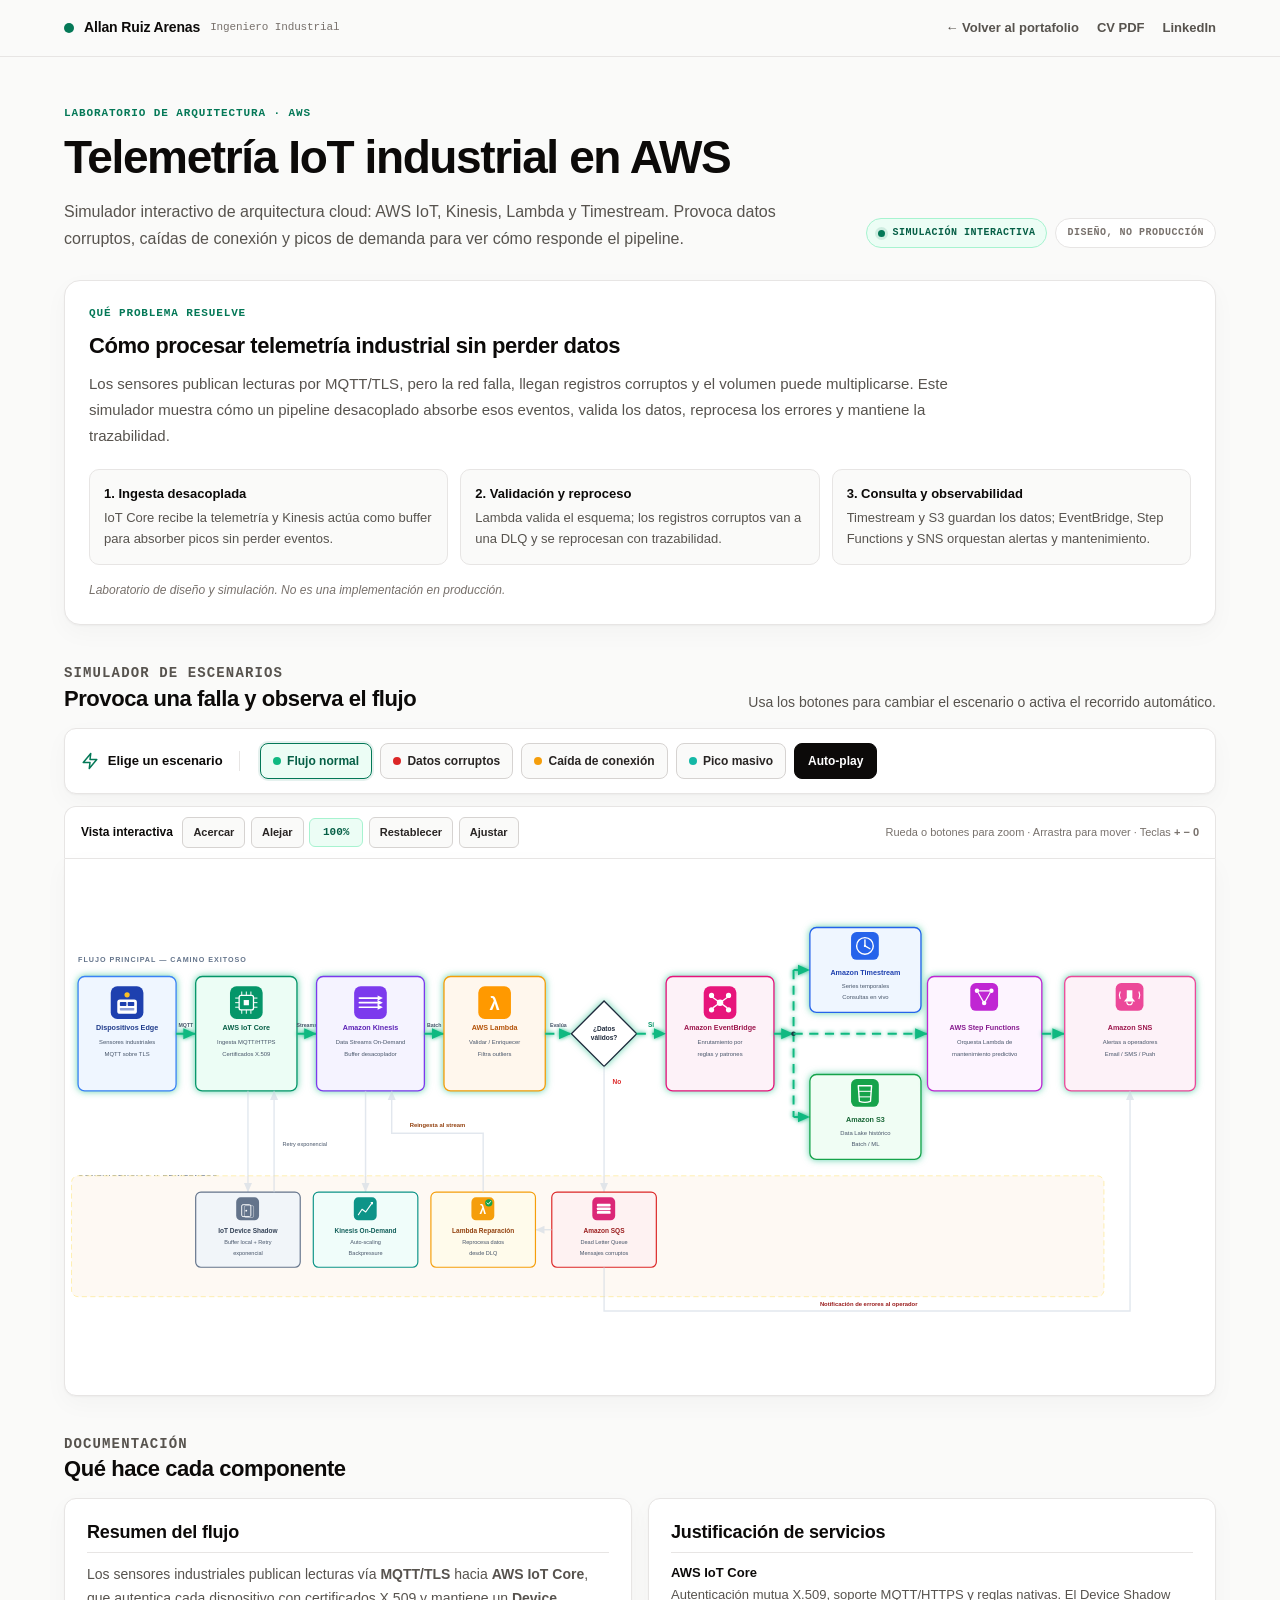
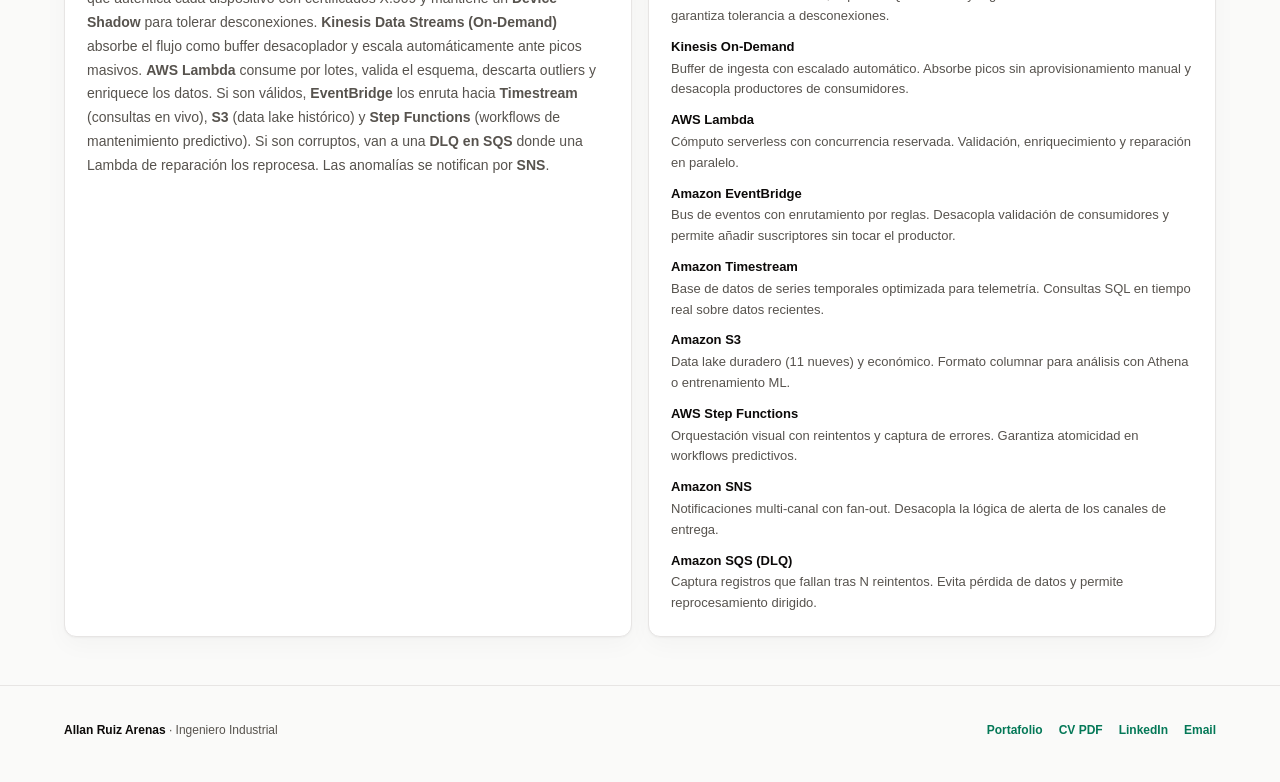
<file: laboratorio/iot-telemetria.html>
<!DOCTYPE html>
<html lang="es">
<head>
<meta charset="UTF-8">
<meta name="viewport" content="width=device-width, initial-scale=1.0">
<meta http-equiv="Content-Security-Policy" content="default-src 'self'; script-src 'self' 'unsafe-inline'; style-src 'self' 'unsafe-inline' https://fonts.googleapis.com; font-src 'self' https://fonts.gstatic.com; img-src 'self' data:; connect-src 'self' https://fonts.googleapis.com https://fonts.gstatic.com; object-src 'none'; base-uri 'none'; form-action 'none'; frame-src 'none'; worker-src 'none'" />
<meta name="referrer" content="strict-origin-when-cross-origin" />
<title>Laboratorio — Telemetría IoT industrial en AWS | Allan Ruiz</title>
  <meta name="description" content="Laboratorio interactivo de telemetría IoT industrial en AWS: IoT Core, Kinesis, Lambda, Timestream y S3. Ejercicio de diseño y simulación." />
  <link rel="preconnect" href="https://fonts.googleapis.com">
  <link rel="preconnect" href="https://fonts.gstatic.com" crossorigin>
  <link href="https://fonts.googleapis.com/css2?family=JetBrains+Mono:wght@400;500;600;700&family=Plus+Jakarta+Sans:wght@400;500;600;700;800&display=swap" rel="stylesheet">
  <link rel="stylesheet" href="./lab-shell.css" />
  <link rel="stylesheet" href="./iot-telemetria.css" />
</head>
<body>

<header class="lab-topbar">
  <div class="lab-wrap lab-topbar-inner">
    <a class="lab-brand" href="../index.html">
      <span class="lab-brand-dot"></span>
      <span>Allan Ruiz Arenas</span>
      <span class="lab-brand-role">Ingeniero Industrial</span>
    </a>
    <nav class="lab-topnav" aria-label="Navegación del laboratorio">
      <a href="../index.html">&larr; Volver al portafolio</a>
      <a href="../assets/CV_Allan_Ruiz.pdf?v=2026-10-22" download>CV PDF</a>
      <a href="https://www.linkedin.com/in/allan-ruiz-ing/" target="_blank" rel="noopener noreferrer">LinkedIn</a>
    </nav>
  </div>
</header>

<main class="lab-wrap">

  <section class="lab-hero">
    <div class="lab-hero-copy">
      <p class="lab-eyebrow">Laboratorio de arquitectura · AWS</p>
      <h1>Telemetría IoT industrial en AWS</h1>
      <p class="lab-subtitle">
        Simulador interactivo de arquitectura cloud: AWS IoT, Kinesis, Lambda y Timestream. Provoca datos corruptos, caídas de conexión y picos de demanda para ver cómo responde el pipeline.
      </p>
    </div>
    <div class="lab-hero-meta">
      <span class="lab-badge"><span class="lab-badge-dot"></span> Simulación interactiva</span>
      <span class="lab-badge lab-badge-neutral">Diseño, no producción</span>
    </div>
  </section>

  <section class="lab-intro">
    <p class="lab-eyebrow">Qué problema resuelve</p>
    <h2>Cómo procesar telemetría industrial sin perder datos</h2>
    <p>Los sensores publican lecturas por MQTT/TLS, pero la red falla, llegan registros corruptos y el volumen puede multiplicarse. Este simulador muestra cómo un pipeline desacoplado absorbe esos eventos, valida los datos, reprocesa los errores y mantiene la trazabilidad.</p>
    <div class="lab-decisions">
      <div class="lab-decision"><strong>1. Ingesta desacoplada</strong><span>IoT Core recibe la telemetría y Kinesis actúa como buffer para absorber picos sin perder eventos.</span></div>
      <div class="lab-decision"><strong>2. Validación y reproceso</strong><span>Lambda valida el esquema; los registros corruptos van a una DLQ y se reprocesan con trazabilidad.</span></div>
      <div class="lab-decision"><strong>3. Consulta y observabilidad</strong><span>Timestream y S3 guardan los datos; EventBridge, Step Functions y SNS orquestan alertas y mantenimiento.</span></div>
    </div>
    <p class="lab-note">Laboratorio de diseño y simulación. No es una implementación en producción.</p>
  </section>

  <section class="lab-section" aria-labelledby="simulador-titulo">
    <div class="lab-section-head">
      <div>
        <p class="lab-eyebrow">Simulador de escenarios</p>
        <h2 id="simulador-titulo">Provoca una falla y observa el flujo</h2>
      </div>
      <p>Usa los botones para cambiar el escenario o activa el recorrido automático.</p>
    </div>

  <!-- ─── PANEL DE ESCENARIOS ─── -->
  <div class="scenario-panel">
    <div class="scenario-header">
      <svg viewBox="0 0 24 24" fill="none" stroke="#047857" stroke-width="2" stroke-linecap="round" stroke-linejoin="round"><polygon points="13 2 3 14 12 14 11 22 21 10 12 10 13 2"/></svg> Elige un escenario
    </div>
    <div class="scenario-buttons">
      <button class="scenario-btn" data-scenario="normal"><span class="dot"></span>Flujo normal</button>
      <button class="scenario-btn" data-scenario="data-error"><span class="dot"></span>Datos corruptos</button>
      <button class="scenario-btn" data-scenario="conn-error"><span class="dot"></span>Caída de conexión</button>
      <button class="scenario-btn" data-scenario="peak"><span class="dot"></span>Pico masivo</button>
      <button class="btn-autoplay" id="autoplay-btn">Auto-play</button>
    </div>
  </div>

  <!-- ─── TOOLBAR ZOOM ─── -->
  <div class="toolbar-container">
    <div class="toolbar-left">
      <span>Vista interactiva</span>
      <div class="zoom-btn-group">
        <button class="btn-tool" onclick="zoomIn()" title="Acercar">Acercar</button>
        <button class="btn-tool" onclick="zoomOut()" title="Alejar">Alejar</button>
        <span class="zoom-indicator" id="zoom-value">100%</span>
        <button class="btn-tool" onclick="resetView()" title="Restablecer vista">Restablecer</button>
        <button class="btn-tool" onclick="fitView()" title="Ajustar">Ajustar</button>
      </div>
    </div>
    <div class="toolbar-hint">Rueda o botones para zoom · Arrastra para mover · Teclas <strong>+</strong> <strong>−</strong> <strong>0</strong></div>
  </div>

  <!-- ─── DIAGRAMA SVG ─── -->
  <div class="diagram-container" id="diagram-container">
    <svg id="main-svg" viewBox="0 0 1760 660" preserveAspectRatio="xMidYMid meet" xmlns="http://www.w3.org/2000/svg">
      <defs>
        <marker id="arrow" viewBox="0 0 10 10" refX="9" refY="5" markerWidth="7" markerHeight="7" orient="auto-start-reverse">
          <path d="M 0 1 L 9 5 L 0 9 z" fill="context-stroke"/>
        </marker>

        <!-- Iconos -->
        <g id="icon-edge">
          <rect x="0" y="0" width="50" height="50" rx="10" fill="#1E40AF"/>
          <rect x="10" y="20" width="30" height="22" rx="4" fill="#FFFFFF"/>
          <rect x="14" y="24" width="10" height="6" rx="1" fill="#1E40AF"/>
          <rect x="26" y="24" width="10" height="6" rx="1" fill="#1E40AF"/>
          <rect x="14" y="33" width="22" height="4" rx="1" fill="#1E40AF" opacity=".5"/>
          <circle cx="25" cy="13" r="4" fill="#FBBF24"/>
        </g>
        <g id="icon-iot-core">
          <rect x="0" y="0" width="50" height="50" rx="10" fill="#059669"/>
          <rect x="14" y="14" width="22" height="22" rx="3" fill="none" stroke="#FFF" stroke-width="2"/>
          <rect x="21" y="21" width="8" height="8" fill="#FFF"/>
          <line x1="14" y1="18" x2="8" y2="18" stroke="#FFF" stroke-width="1.5"/>
          <line x1="14" y1="25" x2="8" y2="25" stroke="#FFF" stroke-width="1.5"/>
          <line x1="14" y1="32" x2="8" y2="32" stroke="#FFF" stroke-width="1.5"/>
          <line x1="36" y1="18" x2="42" y2="18" stroke="#FFF" stroke-width="1.5"/>
          <line x1="36" y1="25" x2="42" y2="25" stroke="#FFF" stroke-width="1.5"/>
          <line x1="36" y1="32" x2="42" y2="32" stroke="#FFF" stroke-width="1.5"/>
          <line x1="18" y1="14" x2="18" y2="8" stroke="#FFF" stroke-width="1.5"/>
          <line x1="25" y1="14" x2="25" y2="8" stroke="#FFF" stroke-width="1.5"/>
          <line x1="32" y1="14" x2="32" y2="8" stroke="#FFF" stroke-width="1.5"/>
          <line x1="18" y1="36" x2="18" y2="42" stroke="#FFF" stroke-width="1.5"/>
          <line x1="25" y1="36" x2="25" y2="42" stroke="#FFF" stroke-width="1.5"/>
          <line x1="32" y1="36" x2="32" y2="42" stroke="#FFF" stroke-width="1.5"/>
        </g>
        <g id="icon-kinesis">
          <rect x="0" y="0" width="50" height="50" rx="10" fill="#7C3AED"/>
          <path d="M8 18 L38 18" stroke="#FFF" stroke-width="2.5" stroke-linecap="round"/>
          <path d="M8 25 L38 25" stroke="#FFF" stroke-width="2.5" stroke-linecap="round"/>
          <path d="M8 32 L38 32" stroke="#FFF" stroke-width="2.5" stroke-linecap="round"/>
          <polygon points="36,14 44,18 36,22" fill="#FFF"/>
          <polygon points="36,21 44,25 36,29" fill="#FFF"/>
          <polygon points="36,28 44,32 36,36" fill="#FFF"/>
        </g>
        <g id="icon-lambda">
          <rect x="0" y="0" width="50" height="50" rx="10" fill="#FF9900"/>
          <text x="25" y="36" font-size="28" font-weight="bold" fill="#FFF" text-anchor="middle" font-family="Arial,sans-serif">λ</text>
        </g>
        <g id="icon-eventbridge">
          <rect x="0" y="0" width="50" height="50" rx="10" fill="#E7157B"/>
          <circle cx="25" cy="25" r="5" fill="#FFF"/>
          <circle cx="12" cy="14" r="4" fill="#FFF"/>
          <circle cx="38" cy="14" r="4" fill="#FFF"/>
          <circle cx="12" cy="36" r="4" fill="#FFF"/>
          <circle cx="38" cy="36" r="4" fill="#FFF"/>
          <line x1="14" y1="17" x2="22" y2="23" stroke="#FFF" stroke-width="2"/>
          <line x1="36" y1="17" x2="28" y2="23" stroke="#FFF" stroke-width="2"/>
          <line x1="14" y1="33" x2="22" y2="27" stroke="#FFF" stroke-width="2"/>
          <line x1="36" y1="33" x2="28" y2="27" stroke="#FFF" stroke-width="2"/>
        </g>
        <g id="icon-timestream">
          <rect x="0" y="0" width="50" height="50" rx="10" fill="#2563EB"/>
          <circle cx="25" cy="25" r="15" fill="none" stroke="#FFF" stroke-width="2.5"/>
          <line x1="25" y1="25" x2="25" y2="14" stroke="#FFF" stroke-width="2.5" stroke-linecap="round"/>
          <line x1="25" y1="25" x2="34" y2="30" stroke="#FFF" stroke-width="2.5" stroke-linecap="round"/>
          <circle cx="25" cy="25" r="2" fill="#FFF"/>
        </g>
        <g id="icon-s3">
          <rect x="0" y="0" width="50" height="50" rx="10" fill="#16A34A"/>
          <path d="M13 12 L37 12 L35 40 Q25 44 15 40 Z" fill="none" stroke="#FFF" stroke-width="2.5" stroke-linejoin="round"/>
          <line x1="13" y1="22" x2="37" y2="22" stroke="#FFF" stroke-width="1.8"/>
          <line x1="14" y1="32" x2="36" y2="32" stroke="#FFF" stroke-width="1.8"/>
        </g>
        <g id="icon-stepfunctions">
          <rect x="0" y="0" width="50" height="50" rx="10" fill="#C026D3"/>
          <circle cx="12" cy="14" r="4" fill="#FFF"/>
          <circle cx="38" cy="14" r="4" fill="#FFF"/>
          <circle cx="25" cy="36" r="4" fill="#FFF"/>
          <line x1="14" y1="17" x2="23" y2="33" stroke="#FFF" stroke-width="2"/>
          <line x1="36" y1="17" x2="27" y2="33" stroke="#FFF" stroke-width="2"/>
          <line x1="16" y1="14" x2="34" y2="14" stroke="#FFF" stroke-width="2"/>
        </g>
        <g id="icon-sns">
          <rect x="0" y="0" width="50" height="50" rx="10" fill="#EC4899"/>
          <path d="M20 13 L30 13 L30 27 L35 33 L15 33 L20 27 Z" fill="#FFF"/>
          <path d="M20 33 Q20 39 25 39 Q30 39 30 33" fill="none" stroke="#FFF" stroke-width="2"/>
          <path d="M8 16 Q5 22 8 28" stroke="#FFF" stroke-width="2" fill="none" stroke-linecap="round"/>
          <path d="M42 16 Q45 22 42 28" stroke="#FFF" stroke-width="2" fill="none" stroke-linecap="round"/>
        </g>
        <g id="icon-sqs">
          <rect x="0" y="0" width="50" height="50" rx="10" fill="#DB2777"/>
          <rect x="10" y="14" width="30" height="6" rx="2" fill="#FFF"/>
          <rect x="10" y="22" width="30" height="6" rx="2" fill="#FFF"/>
          <rect x="10" y="30" width="30" height="6" rx="2" fill="#FFF"/>
        </g>
        <g id="icon-shadow">
          <rect x="0" y="0" width="50" height="50" rx="10" fill="#64748B"/>
          <rect x="12" y="16" width="20" height="26" rx="3" fill="none" stroke="#FFF" stroke-width="2"/>
          <rect x="18" y="18" width="20" height="26" rx="3" fill="none" stroke="#FFF" stroke-width="2" opacity=".45"/>
          <circle cx="22" cy="29" r="2" fill="#FFF"/>
        </g>
        <g id="icon-scaling">
          <rect x="0" y="0" width="50" height="50" rx="10" fill="#0D9488"/>
          <path d="M10 38 L18 26 L26 32 L40 12" fill="none" stroke="#FFF" stroke-width="2.5" stroke-linecap="round" stroke-linejoin="round"/>
          <polygon points="36,10 42,10 42,16" fill="#FFF"/>
        </g>
        <g id="icon-repair">
          <rect x="0" y="0" width="50" height="50" rx="10" fill="#F59E0B"/>
          <text x="25" y="36" font-size="26" font-weight="bold" fill="#FFF" text-anchor="middle" font-family="Arial,sans-serif">λ</text>
          <circle cx="38" cy="12" r="8" fill="#16A34A"/>
          <path d="M34 12 L37 15 L42 9" stroke="#FFF" stroke-width="2" fill="none" stroke-linecap="round" stroke-linejoin="round"/>
        </g>
      </defs>

      <g id="viewport">
        <!-- Etiquetas de sección -->
        <text x="20" y="78" font-size="11" font-weight="700" fill="#64748B" letter-spacing="1.5">FLUJO PRINCIPAL — CAMINO EXITOSO</text>
        <text x="20" y="412" font-size="11" font-weight="700" fill="#64748B" letter-spacing="1.5">CONTINGENCIAS Y REINTENTOS</text>

        <rect x="10" y="405" width="1580" height="185" rx="10" fill="#FEF9F3" stroke="#FDE68A" stroke-width="1" stroke-dasharray="8,5"/>

        <!-- ══════ BLOQUE A: EDGE ══════ -->
        <rect class="comp-box" data-comp="edge" x="20" y="100" width="150" height="175" rx="10" fill="#EFF6FF" stroke="#3B82F6" stroke-width="2"/>
        <use href="#icon-edge" x="70" y="115"/>
        <text x="95" y="182" text-anchor="middle" font-size="11" font-weight="700" fill="#1E3A8A">Dispositivos Edge</text>
        <text x="95" y="204" text-anchor="middle" font-size="9" fill="#475569">Sensores industriales</text>
        <text x="95" y="222" text-anchor="middle" font-size="9" fill="#475569">MQTT sobre TLS</text>

        <!-- Flecha Edge  IoT -->
        <path class="flow-seg" data-group="base-in" d="M 170 187.5 L 200 187.5" marker-end="url(#arrow)"/>
        <text x="185" y="178" text-anchor="middle" font-size="8" font-weight="600" fill="#475569">MQTT</text>

        <!-- ══════ BLOQUE B: IOT CORE ══════ -->
        <rect class="comp-box" data-comp="iot" x="200" y="100" width="155" height="175" rx="10" fill="#ECFDF5" stroke="#059669" stroke-width="2"/>
        <use href="#icon-iot-core" x="252.5" y="115"/>
        <text x="277.5" y="182" text-anchor="middle" font-size="11" font-weight="700" fill="#065F46">AWS IoT Core</text>
        <text x="277.5" y="204" text-anchor="middle" font-size="9" fill="#475569">Ingesta MQTT/HTTPS</text>
        <text x="277.5" y="222" text-anchor="middle" font-size="9" fill="#475569">Certificados X.509</text>

        <!-- Flecha IoT  Kinesis -->
        <path class="flow-seg" data-group="base-mid" d="M 355 187.5 L 385 187.5" marker-end="url(#arrow)"/>
        <text x="370" y="178" text-anchor="middle" font-size="8" font-weight="600" fill="#475569">Streams</text>

        <!-- ══════ BLOQUE C: KINESIS ══════ -->
        <rect class="comp-box" data-comp="kinesis" x="385" y="100" width="165" height="175" rx="10" fill="#F5F3FF" stroke="#7C3AED" stroke-width="2"/>
        <use href="#icon-kinesis" x="442.5" y="115"/>
        <text x="467.5" y="182" text-anchor="middle" font-size="11" font-weight="700" fill="#5B21B6">Amazon Kinesis</text>
        <text x="467.5" y="204" text-anchor="middle" font-size="9" fill="#475569">Data Streams On-Demand</text>
        <text x="467.5" y="222" text-anchor="middle" font-size="9" fill="#475569">Buffer desacoplador</text>

        <!-- Flecha Kinesis  Lambda -->
        <path class="flow-seg" data-group="base-mid" d="M 550 187.5 L 580 187.5" marker-end="url(#arrow)"/>
        <text x="565" y="178" text-anchor="middle" font-size="8" font-weight="600" fill="#475569">Batch</text>

        <!-- ══════ BLOQUE D: LAMBDA ══════ -->
        <rect class="comp-box" data-comp="lambda" x="580" y="100" width="155" height="175" rx="10" fill="#FFF7ED" stroke="#F59E0B" stroke-width="2"/>
        <use href="#icon-lambda" x="632.5" y="115"/>
        <text x="657.5" y="182" text-anchor="middle" font-size="11" font-weight="700" fill="#B45309">AWS Lambda</text>
        <text x="657.5" y="204" text-anchor="middle" font-size="9" fill="#475569">Validar / Enriquecer</text>
        <text x="657.5" y="222" text-anchor="middle" font-size="9" fill="#475569">Filtra outliers</text>

        <!-- Flecha Lambda  Decisión -->
        <path class="flow-seg" data-group="base-mid" d="M 735 187.5 L 775 187.5" marker-end="url(#arrow)"/>
        <text x="755" y="178" text-anchor="middle" font-size="8" font-weight="600" fill="#475569">Evalúa</text>

        <!-- ══════ DECISIÓN ══════ -->
        <polygon class="comp-box" data-comp="decision" points="825,137.5 875,187.5 825,237.5 775,187.5" fill="#FFFFFF" stroke="#1E293B" stroke-width="2"/>
        <text x="825" y="183" text-anchor="middle" font-size="10" font-weight="700" fill="#1E293B">¿Datos</text>
        <text x="825" y="197" text-anchor="middle" font-size="10" font-weight="700" fill="#1E293B">válidos?</text>

        <!-- Flecha Decisión  EventBridge (Sí) -->
        <path class="flow-seg" data-group="success" d="M 875 187.5 L 920 187.5" marker-end="url(#arrow)"/>
        <text x="897" y="177" text-anchor="middle" font-size="10" font-weight="700" fill="#059669">Sí</text>

        <!-- ══════ BLOQUE E: EVENTBRIDGE ══════ -->
        <rect class="comp-box" data-comp="eventbridge" x="920" y="100" width="165" height="175" rx="10" fill="#FDF2F8" stroke="#E7157B" stroke-width="2"/>
        <use href="#icon-eventbridge" x="977.5" y="115"/>
        <text x="1002.5" y="182" text-anchor="middle" font-size="11" font-weight="700" fill="#9D174D">Amazon EventBridge</text>
        <text x="1002.5" y="204" text-anchor="middle" font-size="9" fill="#475569">Enrutamiento por</text>
        <text x="1002.5" y="222" text-anchor="middle" font-size="9" fill="#475569">reglas y patrones</text>

        <!-- Fan-out EventBridge -->
        <path class="flow-seg" data-group="success" d="M 1085 187.5 L 1115 187.5" marker-end="url(#arrow)"/>
        <path class="flow-seg" data-group="success" d="M 1115 90 L 1115 315"/>
        <circle cx="1115" cy="187.5" r="3.5" fill="#1E293B"/>

        <path class="flow-seg" data-group="success" d="M 1115 90 L 1140 90" marker-end="url(#arrow)"/>
        <path class="flow-seg" data-group="success" d="M 1115 315 L 1140 315" marker-end="url(#arrow)"/>
        <path class="flow-seg" data-group="success" d="M 1115 187.5 L 1320 187.5" marker-end="url(#arrow)"/>

        <!-- ══════ TIMESTREAM ══════ -->
        <rect class="comp-box" data-comp="timestream" x="1140" y="25" width="170" height="130" rx="10" fill="#EFF6FF" stroke="#2563EB" stroke-width="2"/>
        <use href="#icon-timestream" transform="translate(1203,32) scale(.85)"/>
        <text x="1225" y="97" text-anchor="middle" font-size="11" font-weight="700" fill="#1E40AF">Amazon Timestream</text>
        <text x="1225" y="118" text-anchor="middle" font-size="9" fill="#475569">Series temporales</text>
        <text x="1225" y="134" text-anchor="middle" font-size="9" fill="#475569">Consultas en vivo</text>

        <!-- ══════ S3 ══════ -->
        <rect class="comp-box" data-comp="s3" x="1140" y="250" width="170" height="130" rx="10" fill="#F0FDF4" stroke="#16A34A" stroke-width="2"/>
        <use href="#icon-s3" transform="translate(1203,257) scale(.85)"/>
        <text x="1225" y="322" text-anchor="middle" font-size="11" font-weight="700" fill="#166534">Amazon S3</text>
        <text x="1225" y="343" text-anchor="middle" font-size="9" fill="#475569">Data Lake histórico</text>
        <text x="1225" y="359" text-anchor="middle" font-size="9" fill="#475569">Batch / ML</text>

        <!-- ══════ STEP FUNCTIONS ══════ -->
        <rect class="comp-box" data-comp="stepfunctions" x="1320" y="100" width="175" height="175" rx="10" fill="#FDF4FF" stroke="#C026D3" stroke-width="2"/>
        <use href="#icon-stepfunctions" transform="translate(1385.5,110) scale(.85)"/>
        <text x="1407.5" y="182" text-anchor="middle" font-size="11" font-weight="700" fill="#86198F">AWS Step Functions</text>
        <text x="1407.5" y="204" text-anchor="middle" font-size="9" fill="#475569">Orquesta Lambda de</text>
        <text x="1407.5" y="222" text-anchor="middle" font-size="9" fill="#475569">mantenimiento predictivo</text>

        <!-- Flecha Step  SNS -->
        <path class="flow-seg" data-group="success" d="M 1495 187.5 L 1530 187.5" marker-end="url(#arrow)"/>

        <!-- ══════ SNS ══════ -->
        <rect class="comp-box" data-comp="sns" x="1530" y="100" width="200" height="175" rx="10" fill="#FDF2F8" stroke="#EC4899" stroke-width="2"/>
        <use href="#icon-sns" transform="translate(1608,110) scale(.85)"/>
        <text x="1630" y="182" text-anchor="middle" font-size="11" font-weight="700" fill="#9D174D">Amazon SNS</text>
        <text x="1630" y="204" text-anchor="middle" font-size="9" fill="#475569">Alertas a operadores</text>
        <text x="1630" y="222" text-anchor="middle" font-size="9" fill="#475569">Email / SMS / Push</text>

        <!-- ═══════════════════════════════════════════ -->
        <!-- CONTINGENCIAS                              -->
        <!-- ═══════════════════════════════════════════ -->

        <!-- Rama: Decisión  DLQ (No) -->
        <path class="flow-seg" data-group="data-error" d="M 825 237.5 L 825 430" marker-end="url(#arrow)"/>
        <text x="838" y="265" text-anchor="start" font-size="10" font-weight="700" fill="#DC2626">No</text>

        <!-- SQS DLQ -->
        <rect class="comp-box" data-comp="dlq" x="745" y="430" width="160" height="115" rx="8" fill="#FEF2F2" stroke="#DC2626" stroke-width="1.8"/>
        <use href="#icon-sqs" transform="translate(807,438) scale(.7)"/>
        <text x="825" y="493" text-anchor="middle" font-size="10" font-weight="700" fill="#991B1B">Amazon SQS</text>
        <text x="825" y="510" text-anchor="middle" font-size="8.5" fill="#475569">Dead Letter Queue</text>
        <text x="825" y="526" text-anchor="middle" font-size="8.5" fill="#475569">Mensajes corruptos</text>

        <!-- Flecha DLQ  Lambda Reparación -->
        <path class="flow-seg" data-group="data-error" d="M 745 487.5 L 720 487.5" marker-end="url(#arrow)"/>

        <!-- Lambda Reparación -->
        <rect class="comp-box" data-comp="repair" x="560" y="430" width="160" height="115" rx="8" fill="#FFFBEB" stroke="#F59E0B" stroke-width="1.8"/>
        <use href="#icon-repair" transform="translate(622,438) scale(.7)"/>
        <text x="640" y="493" text-anchor="middle" font-size="10" font-weight="700" fill="#92400E">Lambda Reparación</text>
        <text x="640" y="510" text-anchor="middle" font-size="8.5" fill="#475569">Reprocesa datos</text>
        <text x="640" y="526" text-anchor="middle" font-size="8.5" fill="#475569">desde DLQ</text>

        <!-- Reingesta: Lambda Reparación  Kinesis -->
        <path class="flow-seg" data-group="data-error" d="M 640 430 L 640 340 L 500 340 L 500 275" marker-end="url(#arrow)"/>
        <text x="570" y="330" text-anchor="middle" font-size="9" font-weight="600" fill="#92400E">Reingesta al stream</text>

        <!-- Rama: IoT  Device Shadow -->
        <path class="flow-seg" data-group="conn-error" d="M 280 275 L 280 430" marker-end="url(#arrow)"/>

        <!-- Device Shadow -->
        <rect class="comp-box" data-comp="shadow" x="200" y="430" width="160" height="115" rx="8" fill="#F1F5F9" stroke="#64748B" stroke-width="1.8"/>
        <use href="#icon-shadow" transform="translate(262,438) scale(.7)"/>
        <text x="280" y="493" text-anchor="middle" font-size="10" font-weight="700" fill="#334155">IoT Device Shadow</text>
        <text x="280" y="510" text-anchor="middle" font-size="8.5" fill="#475569">Buffer local + Retry</text>
        <text x="280" y="526" text-anchor="middle" font-size="8.5" fill="#475569">exponencial</text>

        <!-- Retry: Shadow  IoT -->
        <path class="flow-seg" data-group="conn-error" d="M 320 430 L 320 275" marker-end="url(#arrow)"/>
        <text x="333" y="360" text-anchor="start" font-size="8.5" fill="#475569">Retry exponencial</text>

        <!-- Rama: Kinesis  Auto-scaling -->
        <path class="flow-seg" data-group="peak" d="M 460 275 L 460 430" marker-end="url(#arrow)"/>

        <!-- Auto-scaling -->
        <rect class="comp-box" data-comp="scaling" x="380" y="430" width="160" height="115" rx="8" fill="#F0FDFA" stroke="#0D9488" stroke-width="1.8"/>
        <use href="#icon-scaling" transform="translate(442,438) scale(.7)"/>
        <text x="460" y="493" text-anchor="middle" font-size="10" font-weight="700" fill="#115E59">Kinesis On-Demand</text>
        <text x="460" y="510" text-anchor="middle" font-size="8.5" fill="#475569">Auto-scaling</text>
        <text x="460" y="526" text-anchor="middle" font-size="8.5" fill="#475569">Backpressure</text>

        <!-- Bus de notificación DLQ  SNS -->
        <path class="flow-seg notify-seg" data-group="notify" d="M 825 545 L 825 612 L 1630 612 L 1630 275" marker-end="url(#arrow)"/>
        <text x="1230" y="605" text-anchor="middle" font-size="9" font-weight="600" fill="#991B1B">Notificación de errores al operador</text>

      </g>
    </svg>
  </div>
  </section>

  <section class="lab-section" aria-labelledby="documentacion-titulo">
    <div class="lab-section-head">
      <div>
        <p class="lab-eyebrow">Documentación</p>
        <h2 id="documentacion-titulo">Qué hace cada componente</h2>
      </div>
    </div>

  <!-- ─── DOCUMENTACIÓN ─── -->
  <div class="cards-grid">
    <div class="card">
      <h2>Resumen del flujo</h2>
      <p>Los sensores industriales publican lecturas vía <strong>MQTT/TLS</strong> hacia <strong>AWS IoT Core</strong>, que autentica cada dispositivo con certificados X.509 y mantiene un <strong>Device Shadow</strong> para tolerar desconexiones. <strong>Kinesis Data Streams (On-Demand)</strong> absorbe el flujo como buffer desacoplador y escala automáticamente ante picos masivos. <strong>AWS Lambda</strong> consume por lotes, valida el esquema, descarta outliers y enriquece los datos. Si son válidos, <strong>EventBridge</strong> los enruta hacia <strong>Timestream</strong> (consultas en vivo), <strong>S3</strong> (data lake histórico) y <strong>Step Functions</strong> (workflows de mantenimiento predictivo). Si son corruptos, van a una <strong>DLQ en SQS</strong> donde una Lambda de reparación los reprocesa. Las anomalías se notifican por <strong>SNS</strong>.</p>
    </div>
    <div class="card">
      <h2>Justificación de servicios</h2>
      <ul class="services-list">
        <li><strong>AWS IoT Core</strong> Autenticación mutua X.509, soporte MQTT/HTTPS y reglas nativas. El Device Shadow garantiza tolerancia a desconexiones.</li>
        <li><strong>Kinesis On-Demand</strong> Buffer de ingesta con escalado automático. Absorbe picos sin aprovisionamiento manual y desacopla productores de consumidores.</li>
        <li><strong>AWS Lambda</strong> Cómputo serverless con concurrencia reservada. Validación, enriquecimiento y reparación en paralelo.</li>
        <li><strong>Amazon EventBridge</strong> Bus de eventos con enrutamiento por reglas. Desacopla validación de consumidores y permite añadir suscriptores sin tocar el productor.</li>
        <li><strong>Amazon Timestream</strong> Base de datos de series temporales optimizada para telemetría. Consultas SQL en tiempo real sobre datos recientes.</li>
        <li><strong>Amazon S3</strong> Data lake duradero (11 nueves) y económico. Formato columnar para análisis con Athena o entrenamiento ML.</li>
        <li><strong>AWS Step Functions</strong> Orquestación visual con reintentos y captura de errores. Garantiza atomicidad en workflows predictivos.</li>
        <li><strong>Amazon SNS</strong> Notificaciones multi-canal con fan-out. Desacopla la lógica de alerta de los canales de entrega.</li>
        <li><strong>Amazon SQS (DLQ)</strong> Captura registros que fallan tras N reintentos. Evita pérdida de datos y permite reprocesamiento dirigido.</li>
      </ul>
    </div>
  </div>
  </section>

</main>

<footer class="lab-footer">
  <div class="lab-wrap lab-footer-inner">
    <span><strong>Allan Ruiz Arenas</strong> · Ingeniero Industrial</span>
    <nav class="lab-footer-links" aria-label="Enlaces de contacto">
      <a href="../index.html">Portafolio</a>
      <a href="../assets/CV_Allan_Ruiz.pdf?v=2026-10-22" download>CV PDF</a>
      <a href="https://www.linkedin.com/in/allan-ruiz-ing/" target="_blank" rel="noopener noreferrer">LinkedIn</a>
      <a href="mailto:allanaruiz32@gmail.com">Email</a>
    </nav>
  </div>
</footer>

<script>
// ══════════════════════════════════════════════════════════════
//  1. CONFIGURACIÓN DE ESCENARIOS
// ══════════════════════════════════════════════════════════════
const SCENARIOS = {
  'normal': {
    tone: 'tone-normal',
    groups: ['base-in', 'base-mid', 'success'],
    activeComps: ['edge','iot','kinesis','lambda','decision','eventbridge','timestream','s3','stepfunctions','sns']
  },
  'data-error': {
    tone: 'tone-error',
    groups: ['base-in', 'base-mid', 'data-error', 'notify'],
    activeComps: ['edge','iot','kinesis','lambda','decision','dlq','repair','sns']
  },
  'conn-error': {
    tone: 'tone-warning',
    groups: ['base-in', 'conn-error'],
    activeComps: ['edge','iot','shadow']
  },
  'peak': {
    tone: 'tone-peak',
    groups: ['base-in', 'base-mid', 'peak'],
    activeComps: ['edge','iot','kinesis','lambda','decision','scaling']
  }
};

// ══════════════════════════════════════════════════════════════
//  2. APLICAR ESCENARIO
// ══════════════════════════════════════════════════════════════
const allSegs = Array.from(document.querySelectorAll('.flow-seg'));
const allComps = Array.from(document.querySelectorAll('.comp-box'));

function applyScenario(key) {
  const cfg = SCENARIOS[key];
  if (!cfg) return;

  // Botones
  document.querySelectorAll('.scenario-btn').forEach(b => {
    b.classList.toggle('active', b.dataset.scenario === key);
  });

  // Segmentos de flujo
  allSegs.forEach(seg => {
    const match = seg.dataset.group && cfg.groups.includes(seg.dataset.group);
    seg.classList.toggle('active', match);
    seg.classList.remove('tone-normal','tone-error','tone-warning','tone-peak','tone-info');
    if (match) seg.classList.add(cfg.tone);
  });

  // Componentes con pulso
  allComps.forEach(c => {
    const match = cfg.activeComps.includes(c.dataset.comp);
    c.classList.toggle('pulse', match);
    c.classList.remove('tone-normal','tone-error','tone-warning','tone-peak');
    if (match) c.classList.add(cfg.tone);
  });
}

// ══════════════════════════════════════════════════════════════
//  3. EVENTOS DE BOTONES DE ESCENARIO
// ══════════════════════════════════════════════════════════════
document.querySelectorAll('.scenario-btn').forEach(btn => {
  btn.addEventListener('click', () => {
    stopAutoPlay();
    applyScenario(btn.dataset.scenario);
  });
});

// ══════════════════════════════════════════════════════════════
//  4. AUTO-PLAY
// ══════════════════════════════════════════════════════════════
let autoTimer = null;
let autoIdx = 0;
const order = ['normal','data-error','conn-error','peak'];
const autoplayBtn = document.getElementById('autoplay-btn');

function startAutoPlay() {
  autoplayBtn.classList.add('playing');
  autoplayBtn.innerHTML = 'Detener';
  autoIdx = 0;
  const tick = () => {
    applyScenario(order[autoIdx]);
    autoIdx = (autoIdx + 1) % order.length;
  };
  tick();
  autoTimer = setInterval(tick, 4500);
}

function stopAutoPlay() {
  if (autoTimer) {
    clearInterval(autoTimer);
    autoTimer = null;
  }
  autoplayBtn.classList.remove('playing');
  autoplayBtn.innerHTML = 'Auto-play';
}

autoplayBtn.addEventListener('click', () => {
  if (autoTimer) stopAutoPlay();
  else startAutoPlay();
});

// ══════════════════════════════════════════════════════════════
//  5. ZOOM Y PAN
// ══════════════════════════════════════════════════════════════
const svg = document.getElementById('main-svg');
const viewport = document.getElementById('viewport');
const container = document.getElementById('diagram-container');
const zoomLabel = document.getElementById('zoom-value');

let scale = 1, tx = 0, ty = 0;
const MIN_SCALE = 0.30, MAX_SCALE = 5.00;

function applyTransform() {
  viewport.setAttribute('transform', `translate(${tx}, ${ty}) scale(${scale})`);
  zoomLabel.textContent = Math.round(scale * 100) + '%';
}

function screenToSVG(clientX, clientY) {
  const ctm = svg.getScreenCTM();
  if (!ctm) return { x: clientX, y: clientY };
  const inv = ctm.inverse();
  const pt = new DOMPoint(clientX, clientY).matrixTransform(inv);
  return { x: pt.x, y: pt.y };
}

function getScreenScale() {
  const ctm = svg.getScreenCTM();
  return ctm ? ctm.a : 1;
}

function zoomAt(clientX, clientY, factor) {
  const p = screenToSVG(clientX, clientY);
  const lx = (p.x - tx) / scale;
  const ly = (p.y - ty) / scale;
  let ns = Math.max(MIN_SCALE, Math.min(MAX_SCALE, scale * factor));
  tx = p.x - ns * lx;
  ty = p.y - ns * ly;
  scale = ns;
  applyTransform();
}

function zoomIn() {
  const r = container.getBoundingClientRect();
  zoomAt(r.left + r.width/2, r.top + r.height/2, 1.15);
}
function zoomOut() {
  const r = container.getBoundingClientRect();
  zoomAt(r.left + r.width/2, r.top + r.height/2, 1/1.15);
}
function resetView() { scale = 1; tx = 0; ty = 0; applyTransform(); }
function fitView()   { resetView(); }

container.addEventListener('wheel', e => {
  e.preventDefault();
  zoomAt(e.clientX, e.clientY, e.deltaY < 0 ? 1.10 : 1/1.10);
}, { passive: false });

let panning = false, lastX = 0, lastY = 0;
container.addEventListener('mousedown', e => {
  if (e.button !== 0) return;
  panning = true;
  lastX = e.clientX; lastY = e.clientY;
  container.classList.add('grabbing');
  e.preventDefault();
});
window.addEventListener('mousemove', e => {
  if (!panning) return;
  const k = getScreenScale();
  tx += (e.clientX - lastX) / k;
  ty += (e.clientY - lastY) / k;
  lastX = e.clientX; lastY = e.clientY;
  applyTransform();
});
window.addEventListener('mouseup', () => {
  if (panning) { panning = false; container.classList.remove('grabbing'); }
});

window.addEventListener('keydown', e => {
  const tag = e.target.tagName;
  if (tag === 'INPUT' || tag === 'TEXTAREA') return;
  if (e.key === '+' || e.key === '=') { e.preventDefault(); zoomIn(); }
  else if (e.key === '-' || e.key === '_') { e.preventDefault(); zoomOut(); }
  else if (e.key === '0') { e.preventDefault(); resetView(); }
});

// ══════════════════════════════════════════════════════════════
//  6. ARRANQUE
// ══════════════════════════════════════════════════════════════
function setInitialView() {
  if (!window.matchMedia('(max-width: 800px)').matches) return;
  const rect = container.getBoundingClientRect();
  if (!rect.width || !rect.height) return;
  const baseScale = Math.min(rect.width / 1760, rect.height / 660);
  // En móvil, partir con el diagrama legible en vez de encogerlo a ~20%.
  scale = Math.min(3.2, Math.max(1.6, 0.56 / baseScale));
  tx = 0;
  ty = 0;
}

setInitialView();
applyTransform();
applyScenario('normal');
</script>

</body>
</html>
</file>
<file: laboratorio/lab-shell.css>
/* ===================================================================
   Shell compartido de laboratorios
   Misma base editorial del portafolio: piedra cálida, acento esmeralda
   y tipografía Plus Jakarta Sans / JetBrains Mono.
   =================================================================== */

:root {
  --lab-bg: #fafaf9;
  --lab-surface: #ffffff;
  --lab-surface-muted: #f5f5f4;
  --lab-text: #292524;
  --lab-heading: #0c0a09;
  --lab-muted: #57534e;
  --lab-subtle: #78716c;
  --lab-border: #e7e5e4;
  --lab-border-strong: #d6d3d1;
  --lab-accent: #047857;
  --lab-accent-strong: #065f46;
  --lab-accent-soft: #ecfdf5;
  --lab-accent-border: #a7f3d0;
  --lab-canvas: #0d1321;
  --lab-font-sans: "Plus Jakarta Sans", -apple-system, BlinkMacSystemFont, "Segoe UI", sans-serif;
  --lab-font-mono: "JetBrains Mono", ui-monospace, SFMono-Regular, Menlo, Consolas, monospace;
  --lab-radius: 16px;
  --lab-shadow: 0 1px 2px rgba(12, 10, 9, 0.04), 0 8px 24px rgba(12, 10, 9, 0.03);
}

* {
  box-sizing: border-box;
}

html {
  color-scheme: light;
  scroll-behavior: smooth;
}

body {
  margin: 0;
  background: var(--lab-bg);
  color: var(--lab-text);
  font-family: var(--lab-font-sans);
  font-size: 16px;
  line-height: 1.55;
  -webkit-font-smoothing: antialiased;
  text-rendering: optimizeLegibility;
}

a {
  color: inherit;
  text-decoration: none;
}

button {
  font: inherit;
}

::selection {
  background: #d6d3d1;
  color: var(--lab-heading);
}

.lab-wrap {
  width: 100%;
  max-width: 1200px;
  margin: 0 auto;
  padding: 0 24px;
}

/* Barra superior ------------------------------------------------ */

.lab-topbar {
  position: sticky;
  top: 0;
  z-index: 40;
  background: rgba(250, 250, 249, 0.95);
  backdrop-filter: blur(10px);
  border-bottom: 1px solid var(--lab-border);
}

.lab-topbar-inner {
  min-height: 56px;
  display: flex;
  align-items: center;
  justify-content: space-between;
  gap: 16px;
  flex-wrap: wrap;
  padding-top: 8px;
  padding-bottom: 8px;
}

.lab-brand {
  display: inline-flex;
  align-items: center;
  gap: 10px;
  min-height: 40px;
  font-size: 14px;
  font-weight: 700;
  color: var(--lab-heading);
  letter-spacing: -0.01em;
}

.lab-brand-dot {
  width: 10px;
  height: 10px;
  border-radius: 999px;
  background: var(--lab-accent);
  flex: none;
}

.lab-brand-role {
  font-family: var(--lab-font-mono);
  font-size: 11px;
  font-weight: 500;
  color: var(--lab-subtle);
}

.lab-topnav {
  display: flex;
  align-items: center;
  gap: 18px;
  flex-wrap: wrap;
  font-size: 13px;
  font-weight: 600;
  color: var(--lab-muted);
}

.lab-topnav a {
  display: inline-flex;
  align-items: center;
  min-height: 40px;
  transition: color 0.15s ease;
}

.lab-topnav a:hover {
  color: var(--lab-accent);
}

/* Cabecera editorial -------------------------------------------- */

.lab-hero {
  display: flex;
  align-items: flex-end;
  justify-content: space-between;
  gap: 32px;
  flex-wrap: wrap;
  padding: 48px 0 28px;
}

.lab-hero-copy {
  max-width: 760px;
}

.lab-eyebrow {
  margin: 0 0 10px;
  font-family: var(--lab-font-mono);
  font-size: 11px;
  font-weight: 700;
  letter-spacing: 0.08em;
  text-transform: uppercase;
  color: var(--lab-accent);
}

.lab-hero h1 {
  margin: 0;
  font-size: clamp(30px, 4.4vw, 46px);
  line-height: 1.12;
  letter-spacing: -0.03em;
  color: var(--lab-heading);
  font-weight: 800;
  text-wrap: balance;
}

.lab-subtitle {
  margin: 14px 0 0;
  max-width: 720px;
  font-size: 16px;
  line-height: 1.7;
  color: var(--lab-muted);
}

.lab-hero-meta {
  display: flex;
  align-items: center;
  gap: 8px;
  flex-wrap: wrap;
  padding-bottom: 4px;
}

.lab-badge {
  display: inline-flex;
  align-items: center;
  gap: 7px;
  padding: 6px 11px;
  border-radius: 999px;
  border: 1px solid var(--lab-accent-border);
  background: var(--lab-accent-soft);
  color: var(--lab-accent-strong);
  font-family: var(--lab-font-mono);
  font-size: 10px;
  font-weight: 700;
  letter-spacing: 0.05em;
  text-transform: uppercase;
  white-space: nowrap;
}

.lab-badge-dot {
  width: 7px;
  height: 7px;
  border-radius: 999px;
  background: var(--lab-accent);
  box-shadow: 0 0 0 3px rgba(4, 120, 87, 0.12);
}

.lab-badge-neutral {
  border-color: var(--lab-border);
  background: var(--lab-surface);
  color: var(--lab-subtle);
}

/* Introducción y decisiones ------------------------------------- */

.lab-intro {
  background: var(--lab-surface);
  border: 1px solid var(--lab-border);
  border-radius: var(--lab-radius);
  padding: 24px;
  box-shadow: var(--lab-shadow);
}

.lab-intro h2 {
  margin: 0 0 10px;
  font-size: 22px;
  line-height: 1.3;
  letter-spacing: -0.02em;
  color: var(--lab-heading);
  font-weight: 800;
}

.lab-intro > p:not(.lab-eyebrow):not(.lab-note) {
  margin: 0;
  max-width: 900px;
  font-size: 15px;
  line-height: 1.75;
  color: var(--lab-muted);
}

.lab-decisions {
  display: grid;
  grid-template-columns: repeat(3, minmax(0, 1fr));
  gap: 12px;
  margin-top: 20px;
}

.lab-decision {
  background: var(--lab-bg);
  border: 1px solid var(--lab-border);
  border-radius: 10px;
  padding: 14px;
}

.lab-decision strong {
  display: block;
  margin-bottom: 4px;
  font-size: 13px;
  font-weight: 800;
  color: var(--lab-heading);
}

.lab-decision span {
  display: block;
  font-size: 13px;
  line-height: 1.6;
  color: var(--lab-muted);
}

.lab-note {
  margin: 16px 0 0;
  font-size: 12px;
  line-height: 1.6;
  color: var(--lab-subtle);
  font-style: italic;
}

/* Secciones, paneles y botones --------------------------------- */

.lab-section {
  margin-top: 32px;
}

.lab-section-head {
  display: flex;
  align-items: flex-end;
  justify-content: space-between;
  gap: 20px;
  flex-wrap: wrap;
  margin-bottom: 14px;
}

.lab-section-head h2 {
  margin: 0;
  font-size: 22px;
  line-height: 1.3;
  letter-spacing: -0.02em;
  color: var(--lab-heading);
  font-weight: 800;
}

.lab-section-head p {
  margin: 6px 0 0;
  font-size: 14px;
  color: var(--lab-muted);
}

.lab-panel {
  background: var(--lab-surface);
  border: 1px solid var(--lab-border);
  border-radius: var(--lab-radius);
  box-shadow: var(--lab-shadow);
}

.lab-panel-pad {
  padding: 20px;
}

.lab-panel-head {
  display: flex;
  align-items: center;
  justify-content: space-between;
  gap: 16px;
  flex-wrap: wrap;
  padding: 16px 20px;
  border-bottom: 1px solid var(--lab-border);
}

.lab-panel-head h2 {
  margin: 0;
  font-size: 17px;
  line-height: 1.3;
  letter-spacing: -0.01em;
  color: var(--lab-heading);
  font-weight: 800;
}

.lab-panel-head .lab-eyebrow {
  margin-bottom: 4px;
}

.lab-canvas-note {
  font-family: var(--lab-font-mono);
  font-size: 10px;
  font-weight: 600;
  letter-spacing: 0.05em;
  text-transform: uppercase;
  color: var(--lab-subtle);
}

.lab-canvas-hint {
  display: none;
  margin: 0 0 10px;
  font-family: var(--lab-font-mono);
  font-size: 11px;
  font-weight: 600;
  color: var(--lab-subtle);
}

@media (max-width: 700px) {
  .lab-canvas-hint {
    display: block;
  }
}

.lab-status {
  margin: 0 0 14px;
  padding: 10px 14px;
  border: 1px solid var(--lab-accent-border);
  border-radius: 8px;
  background: var(--lab-accent-soft);
  color: var(--lab-accent-strong);
  font-size: 13px;
  font-weight: 600;
  line-height: 1.55;
}

.lab-btn {
  display: inline-flex;
  align-items: center;
  justify-content: center;
  gap: 8px;
  min-height: 40px;
  padding: 9px 14px;
  border: 1px solid var(--lab-border-strong);
  border-radius: 8px;
  background: var(--lab-surface);
  color: var(--lab-text);
  font-size: 13px;
  font-weight: 700;
  cursor: pointer;
  text-decoration: none;
  white-space: nowrap;
  transition: background 0.15s ease, border-color 0.15s ease, color 0.15s ease;
}

.lab-btn:hover {
  border-color: var(--lab-accent);
  color: var(--lab-accent);
}

.lab-btn-primary {
  background: var(--lab-heading);
  border-color: var(--lab-heading);
  color: #ffffff;
}

.lab-btn-primary:hover {
  background: var(--lab-accent);
  border-color: var(--lab-accent);
  color: #ffffff;
}

.lab-btn-primary.is-active {
  background: var(--lab-accent);
  border-color: var(--lab-accent);
}

.lab-btn-soft {
  background: var(--lab-accent-soft);
  border-color: var(--lab-accent-border);
  color: var(--lab-accent-strong);
}

.lab-btn-soft:hover {
  background: #d1fae5;
  border-color: var(--lab-accent);
  color: var(--lab-accent-strong);
}

/* Resaltados semánticos dentro de las tarjetas ------------------ */

.hl-emerald {
  color: #047857;
  font-weight: 700;
}

.hl-sky {
  color: #0369a1;
  font-weight: 700;
}

.hl-violet {
  color: #6d28d9;
  font-weight: 700;
}

.hl-orange {
  color: #c2410c;
  font-weight: 700;
}

.hl-blue {
  color: #1d4ed8;
  font-weight: 700;
}

/* Pie ----------------------------------------------------------- */

.lab-footer {
  margin-top: 48px;
  border-top: 1px solid var(--lab-border);
  padding: 24px 0 32px;
  font-size: 12px;
  color: var(--lab-muted);
}

.lab-footer-inner {
  display: flex;
  align-items: center;
  justify-content: space-between;
  gap: 18px;
  flex-wrap: wrap;
}

.lab-footer strong {
  color: var(--lab-heading);
  font-weight: 700;
}

.lab-footer-links {
  display: flex;
  align-items: center;
  gap: 16px;
  flex-wrap: wrap;
}

.lab-footer a {
  display: inline-flex;
  align-items: center;
  min-height: 40px;
  font-weight: 600;
  color: var(--lab-accent);
}

.lab-footer a:hover {
  text-decoration: underline;
}

/* Foco visible ------------------------------------------------ */

.lab-btn:focus-visible,
.lab-topnav a:focus-visible,
.lab-brand:focus-visible,
.lab-footer a:focus-visible {
  outline: 2px solid var(--lab-accent);
  outline-offset: 3px;
  border-radius: 4px;
}

/* Responsive -------------------------------------------------- */

@media (max-width: 900px) {
  .lab-decisions {
    grid-template-columns: 1fr;
  }

  .lab-hero {
    padding-top: 36px;
  }

  .lab-hero-meta {
    padding-bottom: 0;
  }
}

@media (max-width: 640px) {
  .lab-wrap {
    padding: 0 16px;
  }

  .lab-topbar {
    position: static;
  }

  .lab-brand-role {
    display: none;
  }

  .lab-topnav {
    gap: 12px;
  }

  .lab-hero {
    padding: 32px 0 22px;
  }

  .lab-intro {
    padding: 18px;
  }

  .lab-intro h2,
  .lab-section-head h2 {
    font-size: 19px;
  }

  .lab-section-head {
    align-items: flex-start;
  }

  .lab-footer-inner {
    align-items: flex-start;
    flex-direction: column;
  }

  .lab-badge {
    font-size: 10px;
  }

  .lab-btn {
    min-height: 44px;
  }
}

@media (prefers-reduced-motion: reduce) {
  html {
    scroll-behavior: auto;
  }

  *,
  *::before,
  *::after {
    animation-duration: 0.01ms !important;
    animation-iteration-count: 1 !important;
    transition-duration: 0.01ms !important;
  }
}
</file>
<file: laboratorio/iot-telemetria.css>
/* ===================================================================
   Laboratorio de telemetría IoT — estilos específicos del simulador
   La base visual (tipografía, cabecera, tarjetas y pie) vive en
   lab-shell.css.
   =================================================================== */

:root {
  --aws-orange: #ff9900;
  --tone-normal: #10b981;
  --tone-error: #dc2626;
  --tone-warning: #f59e0b;
  --tone-peak: #14b8a6;
  --tone-info: #0ea5e9;
}

/* Panel de escenarios ------------------------------------------- */

.scenario-panel {
  display: flex;
  align-items: center;
  gap: 1.25rem;
  flex-wrap: wrap;
  margin-bottom: 12px;
  padding: 14px 16px;
  background: var(--lab-surface);
  border: 1px solid var(--lab-border);
  border-radius: 12px;
  box-shadow: var(--lab-shadow);
}

.scenario-header {
  display: flex;
  align-items: center;
  gap: 0.55rem;
  padding-right: 1rem;
  border-right: 1px solid var(--lab-border);
  color: var(--lab-heading);
  font-size: 13px;
  font-weight: 700;
}

.scenario-header svg {
  width: 18px;
  height: 18px;
}

.scenario-buttons {
  display: flex;
  align-items: center;
  gap: 0.5rem;
  flex: 1;
  flex-wrap: wrap;
}

.scenario-btn {
  display: inline-flex;
  align-items: center;
  gap: 0.4rem;
  padding: 8px 12px;
  background: var(--lab-bg);
  border: 1px solid var(--lab-border-strong);
  border-radius: 8px;
  color: var(--lab-text);
  font-family: inherit;
  font-size: 12px;
  font-weight: 600;
  cursor: pointer;
  user-select: none;
  transition: background 0.15s ease, border-color 0.15s ease, transform 0.15s ease;
}

.scenario-btn:hover {
  background: var(--lab-surface-muted);
  border-color: var(--lab-accent);
  transform: translateY(-1px);
}

.scenario-btn .dot {
  width: 8px;
  height: 8px;
  border-radius: 999px;
  background: #94a3b8;
}

.scenario-btn[data-scenario="normal"] .dot {
  background: var(--tone-normal);
}

.scenario-btn[data-scenario="data-error"] .dot {
  background: var(--tone-error);
}

.scenario-btn[data-scenario="conn-error"] .dot {
  background: var(--tone-warning);
}

.scenario-btn[data-scenario="peak"] .dot {
  background: var(--tone-peak);
}

.scenario-btn.active {
  border-color: var(--lab-accent);
  background: var(--lab-accent-soft);
  color: var(--lab-accent-strong);
  box-shadow: 0 0 0 2px rgba(4, 120, 87, 0.1);
}

.scenario-btn.active[data-scenario="data-error"] {
  border-color: var(--tone-error);
  background: #fef2f2;
  color: #991b1b;
  box-shadow: 0 0 0 2px rgba(220, 38, 38, 0.1);
}

.scenario-btn.active[data-scenario="conn-error"] {
  border-color: var(--tone-warning);
  background: #fffbeb;
  color: #92400e;
  box-shadow: 0 0 0 2px rgba(245, 158, 11, 0.1);
}

.scenario-btn.active[data-scenario="peak"] {
  border-color: var(--tone-peak);
  background: #f0fdfa;
  color: #115e59;
  box-shadow: 0 0 0 2px rgba(20, 184, 166, 0.1);
}

.btn-autoplay {
  display: inline-flex;
  align-items: center;
  gap: 0.4rem;
  padding: 8px 13px;
  background: var(--lab-heading);
  border: 1px solid var(--lab-heading);
  border-radius: 8px;
  color: #ffffff;
  font-family: inherit;
  font-size: 12px;
  font-weight: 700;
  cursor: pointer;
  transition: background 0.15s ease, border-color 0.15s ease;
}

.btn-autoplay:hover {
  background: var(--lab-accent);
  border-color: var(--lab-accent);
}

.btn-autoplay.playing {
  background: var(--lab-accent);
  border-color: var(--lab-accent);
  color: #ffffff;
}

.scenario-btn:focus-visible,
.btn-autoplay:focus-visible,
.btn-tool:focus-visible {
  outline: 2px solid var(--lab-accent);
  outline-offset: 2px;
}

/* Barra de herramientas del diagrama --------------------------- */

.toolbar-container {
  display: flex;
  align-items: center;
  justify-content: space-between;
  gap: 1rem;
  flex-wrap: wrap;
  padding: 10px 16px;
  background: var(--lab-surface);
  border: 1px solid var(--lab-border);
  border-bottom: 0;
  border-radius: 12px 12px 0 0;
}

.toolbar-left {
  display: flex;
  align-items: center;
  gap: 0.6rem;
  flex-wrap: wrap;
  color: var(--lab-heading);
  font-size: 12px;
  font-weight: 700;
}

.zoom-btn-group {
  display: flex;
  align-items: center;
  gap: 0.35rem;
  flex-wrap: wrap;
}

.btn-tool {
  display: inline-flex;
  align-items: center;
  gap: 0.3rem;
  padding: 6px 10px;
  background: var(--lab-bg);
  border: 1px solid var(--lab-border-strong);
  border-radius: 6px;
  color: var(--lab-text);
  font-family: inherit;
  font-size: 11px;
  font-weight: 600;
  cursor: pointer;
  user-select: none;
  transition: background 0.15s ease, border-color 0.15s ease, color 0.15s ease;
}

.btn-tool:hover {
  background: var(--lab-surface-muted);
  border-color: var(--lab-accent);
  color: var(--lab-accent);
}

.btn-tool:active {
  transform: scale(0.97);
}

.zoom-indicator {
  min-width: 54px;
  padding: 5px 8px;
  background: var(--lab-accent-soft);
  border: 1px solid var(--lab-accent-border);
  border-radius: 6px;
  color: var(--lab-accent-strong);
  font-family: var(--lab-font-mono);
  font-size: 11px;
  font-weight: 700;
  text-align: center;
}

.toolbar-hint {
  font-size: 11px;
  color: var(--lab-subtle);
}

/* Lienzo del diagrama ------------------------------------------ */

.diagram-container {
  position: relative;
  height: clamp(340px, 42vw, 620px);
  min-height: 340px;
  max-height: 620px;
  margin-bottom: 0;
  background: var(--lab-surface);
  border: 1px solid var(--lab-border);
  border-radius: 0 0 12px 12px;
  box-shadow: var(--lab-shadow);
  cursor: grab;
  overflow: hidden;
  user-select: none;
  touch-action: none;
}

.diagram-container.grabbing {
  cursor: grabbing;
}

.diagram-container svg {
  display: block;
  width: 100%;
  height: 100%;
}

/* Animación de flujo ------------------------------------------- */

.flow-seg {
  fill: none;
  stroke: #cbd5e1;
  stroke-width: 2.2;
  opacity: 0.55;
  transition: stroke 0.35s ease, opacity 0.35s ease, stroke-width 0.35s ease;
}

.flow-seg.active {
  stroke-width: 3;
  stroke-dasharray: 14 10;
  opacity: 1;
  animation: flowDash 1s linear infinite;
  filter: drop-shadow(0 0 3px currentColor);
}

@keyframes flowDash {
  to {
    stroke-dashoffset: -48;
  }
}

.flow-seg.active.tone-normal {
  stroke: var(--tone-normal);
  color: var(--tone-normal);
}

.flow-seg.active.tone-error {
  stroke: var(--tone-error);
  color: var(--tone-error);
}

.flow-seg.active.tone-warning {
  stroke: var(--tone-warning);
  color: var(--tone-warning);
}

.flow-seg.active.tone-peak {
  stroke: var(--tone-peak);
  color: var(--tone-peak);
}

.flow-seg.active.tone-info {
  stroke: var(--tone-info);
  color: var(--tone-info);
}

.notify-seg.active {
  stroke: var(--tone-error);
  color: var(--tone-error);
  stroke-dasharray: 6 6;
}

.comp-box {
  transition: all 0.35s ease;
}

.comp-box.pulse {
  filter: drop-shadow(0 0 6px rgba(255, 153, 0, 0.55));
}

.comp-box.pulse.tone-normal {
  filter: drop-shadow(0 0 6px rgba(16, 185, 129, 0.65));
}

.comp-box.pulse.tone-error {
  filter: drop-shadow(0 0 6px rgba(220, 38, 38, 0.65));
}

.comp-box.pulse.tone-warning {
  filter: drop-shadow(0 0 6px rgba(245, 158, 11, 0.7));
}

.comp-box.pulse.tone-peak {
  filter: drop-shadow(0 0 6px rgba(20, 184, 166, 0.65));
}

/* Tarjetas de documentación ------------------------------------ */

.cards-grid {
  display: grid;
  grid-template-columns: 1fr 1fr;
  gap: 16px;
}

.card {
  padding: 22px;
  background: var(--lab-surface);
  border: 1px solid var(--lab-border);
  border-radius: 12px;
  box-shadow: var(--lab-shadow);
}

.card h2 {
  margin: 0 0 10px;
  padding-bottom: 8px;
  border-bottom: 1px solid var(--lab-border);
  color: var(--lab-heading);
  font-size: 18px;
  line-height: 1.3;
  letter-spacing: -0.01em;
  font-weight: 800;
}

.card p {
  margin: 0;
  color: var(--lab-muted);
  font-size: 14px;
  line-height: 1.7;
  text-align: left;
}

.services-list {
  margin: 0;
  padding: 0;
  list-style: none;
}

.services-list li {
  margin-bottom: 10px;
  color: var(--lab-muted);
  font-size: 13px;
  line-height: 1.6;
}

.services-list li:last-child {
  margin-bottom: 0;
}

.services-list li strong {
  display: block;
  margin-bottom: 1px;
  color: var(--lab-heading);
  font-weight: 700;
}

/* Responsive --------------------------------------------------- */

@media (max-width: 1100px) {
  .cards-grid {
    grid-template-columns: 1fr;
  }
}

@media (max-width: 800px) {
  .scenario-panel {
    align-items: flex-start;
    flex-direction: column;
    gap: 0.75rem;
  }

  .scenario-header {
    padding-right: 0;
    border-right: 0;
  }

  .scenario-buttons {
    width: 100%;
  }

  .scenario-btn,
  .btn-autoplay {
    min-height: 44px;
  }

  .btn-tool {
    min-height: 40px;
    padding: 8px 11px;
    font-size: 12px;
  }

  .diagram-container {
    height: 420px;
    min-height: 420px;
  }

  .toolbar-container {
    align-items: flex-start;
    flex-direction: column;
  }

  .toolbar-hint {
    line-height: 1.5;
  }
}

@media (prefers-reduced-motion: reduce) {
  .flow-seg.active {
    animation: none;
  }
}
</file>
